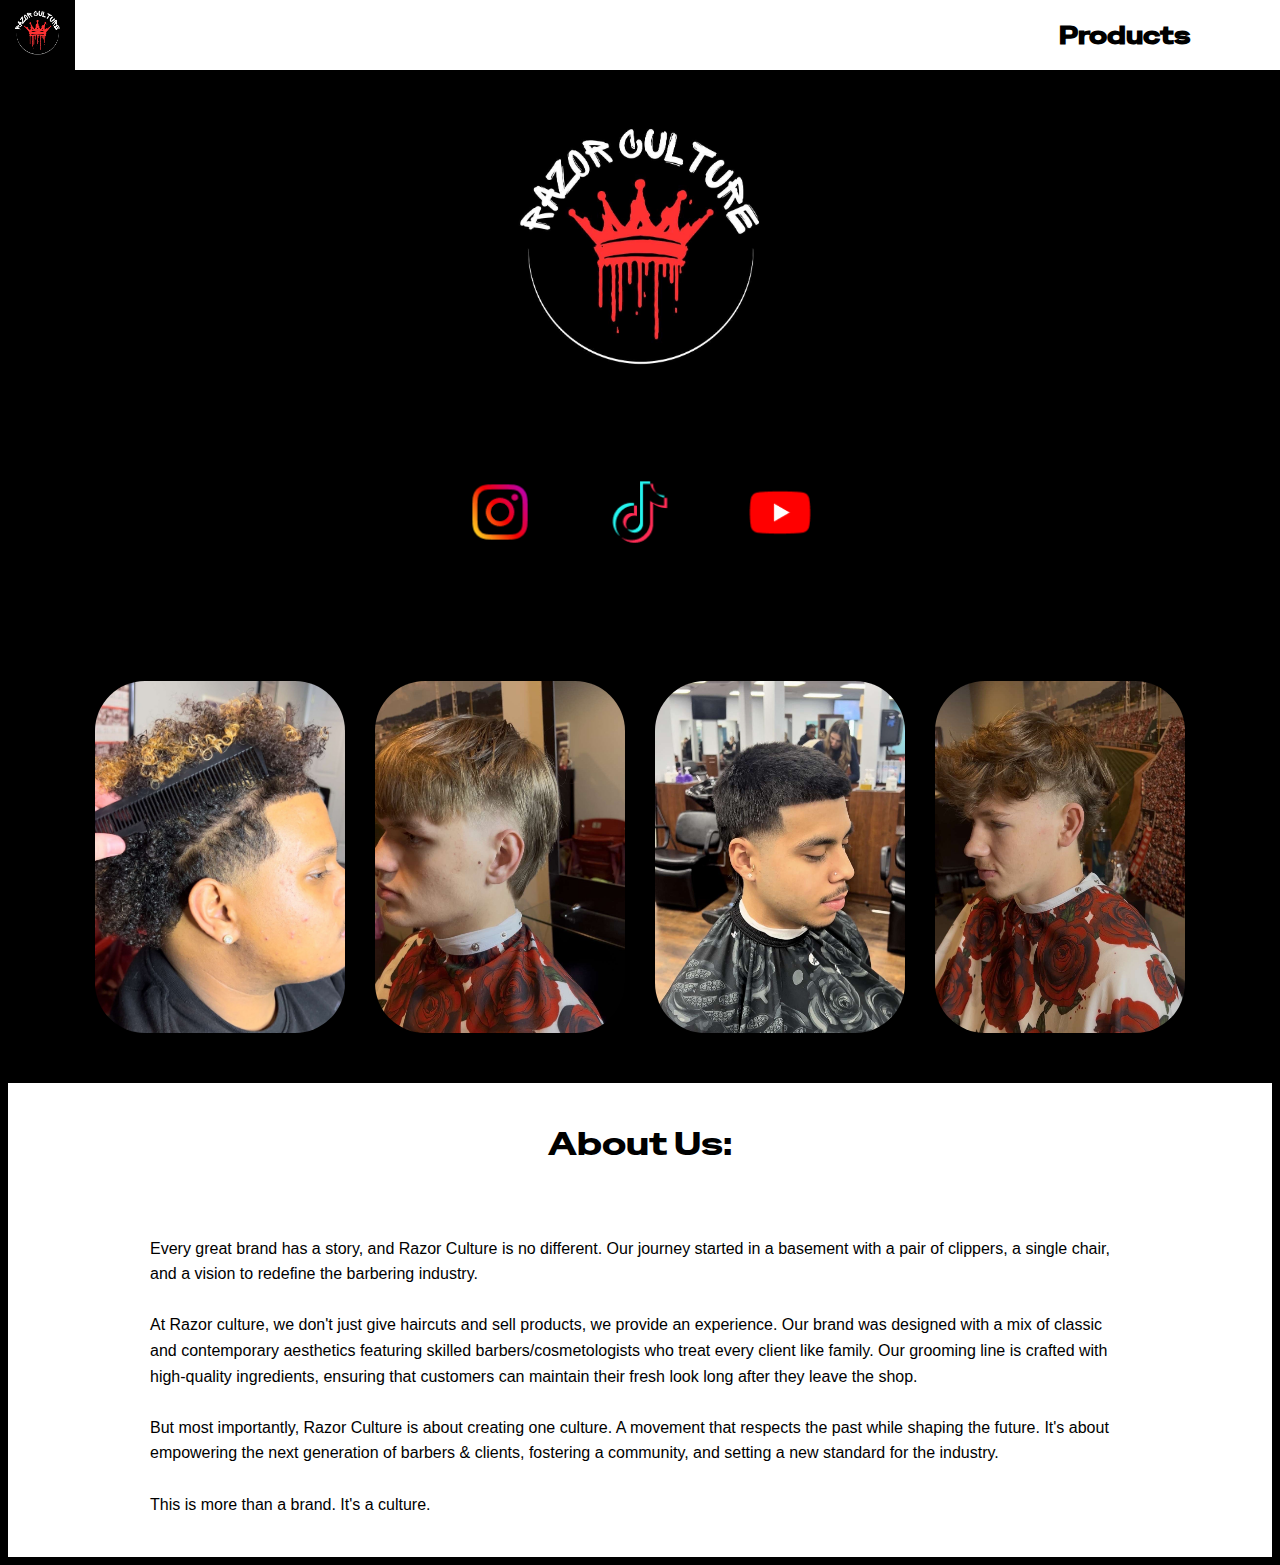
<file: index.html>
<!DOCTYPE html>
<html lang="en">
<head>
    <meta charset="UTF-8">
    <meta name="viewport" content="width=device-width, initial-scale=1.0">
    <title>Razor Culture</title>
    <link rel="stylesheet" href="home style.css">
    <link rel = icon type = 'image/JPG' href = 'pictures/favicon.jpeg'>
    <link href="https://fonts.googleapis.com/css2?family=Rubik+Wet+Paint&display=swap" rel="stylesheet">
    <link href="https://fonts.googleapis.com/css2?family=Special+Gothic+Expanded+One&display=swap" rel="stylesheet">
</head>

<body style="background-color: black;">

    <div class="top-bar">
        <a href='index.html'>
            <img class='home-link' src="pictures/logo.JPG">
        </a>
        <div class="nav-links">
            <a class='bar-link1' href='products.html'>Products</a>

        </div>
    </div>

    <img class = logo src = "pictures/logo.JPG">

    <div class = 'social-media'>
        <a href = 'https://www.instagram.com/razor_culture/?igsh=MW94NDNjd3djNTh0ag%3D%3D&utm_source=qr' target = "_blank">
            <img class = 'instagram' src = 'pictures/instagram.png'>
        </a>
        <a href = 'https://www.tiktok.com/@razor_culture?_t=ZP-8uLtOJky8ek&_r=1' target = "_blank">
            <img class = 'tiktok' src = 'pictures/tiktok.png'>
        </a>
        <a href = 'https://www.youtube.com/@razor_culture' target = "_blank">
            <img class = 'youtube' src = 'pictures/youtube.png'>
        </a>
    </div>

    <div class="excut-container">
        <img class="excut1" src="pictures/haircut1.JPG">
        <img class="excut2" src="pictures/haircut2.JPG">
        <img class="excut3" src="pictures/haircut3.JPG">
        <img class="excut4" src="pictures/haircut4.JPG">
    </div>

    <div class="about-area">
        <div class="about-content">
            <div class="abt-us-title">About Us:</div>
            <div class="abt-us-pg">
                <br><br>
                Every great brand has a story, and Razor Culture is no different. Our journey started in a basement with a pair of clippers, a single chair, and a vision to redefine the barbering industry.
                <br><br>
                At Razor culture, we don't just give haircuts and sell products, we provide an experience. Our brand was designed with a mix of classic and contemporary aesthetics featuring skilled barbers/cosmetologists who treat every client like family. Our grooming line is crafted with high-quality ingredients, ensuring that customers can maintain their fresh look long after they leave the shop.
                <br><br>
                But most importantly, Razor Culture is about creating one culture. A movement that respects the past while shaping the future. It's about empowering the next generation of barbers & clients, fostering a community, and setting a new standard for the industry.
                <br><br>
                This is more than a brand. It's a culture.
            </div>
        </div>
    </div>

</body>
</html>
</file>
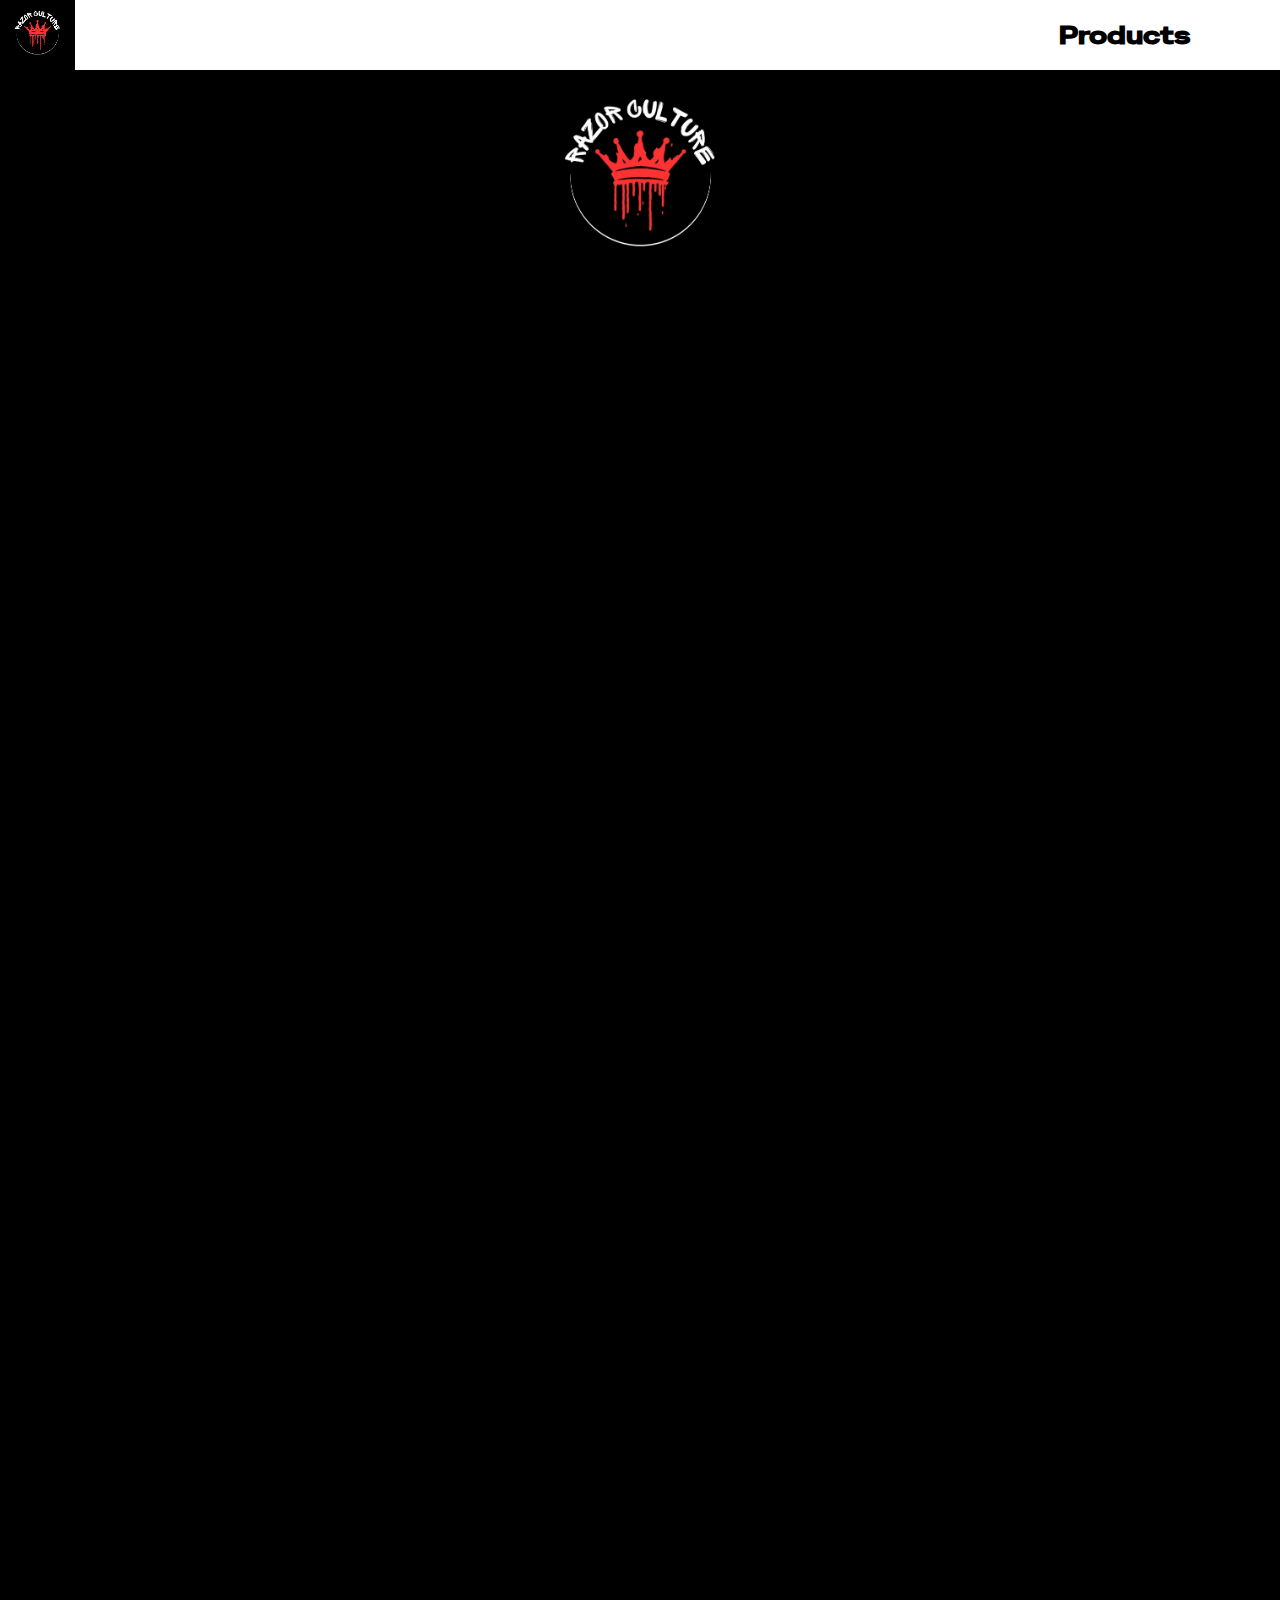
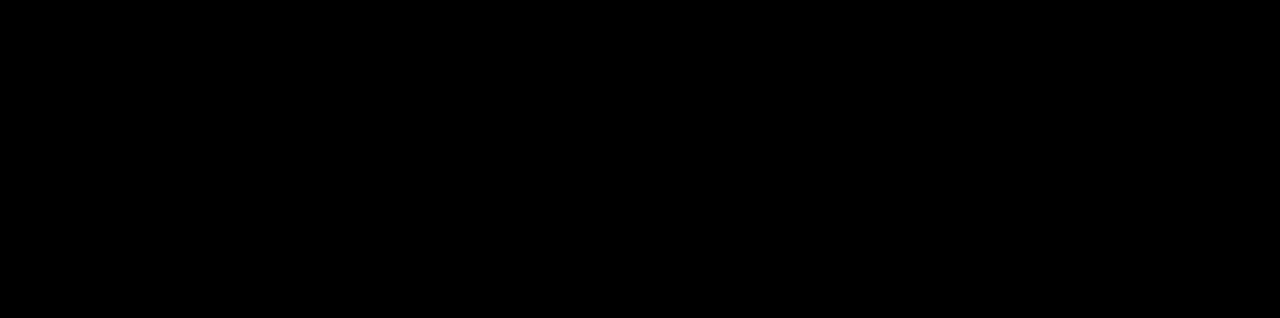
<file: adult haircut.html>
<!DOCTYPE html>
<html lang="en">
<head>
    <meta charset="UTF-8">
    <meta name="viewport" content="width=device-width, initial-scale=1.0">
    <title>Razor Culture</title>
    <link rel="stylesheet" href="adult haircut.css">
    <link rel = icon type = 'image/JPG' href = 'pictures/favicon.jpeg'>
    <link href="https://fonts.googleapis.com/css2?family=Rubik+Wet+Paint&display=swap" rel="stylesheet">
    <link href="https://fonts.googleapis.com/css2?family=Special+Gothic+Expanded+One&display=swap" rel="stylesheet">
</head>

<body style="background-color: black;">

    <div class="top-bar">
        <a href='index.html'>
            <img class='home-link' src="pictures/logo.JPG">
        </a>
        <div class="nav-links">
            <a class='bar-link1' href='products.html'>Products</a>

        </div>
    </div>

    <img class = logo src = "pictures/logo.JPG">

    <iframe class = booking src="https://razorculture-adulthaircut.youcanbook.me" style="border:0px #ffffff none;" name="myiFrame" scrolling="no" frameborder="1" marginheight="0px" marginwidth="0px" height="1100px" width="900px" allowfullscreen></iframe>

</body>
</html>
</file>
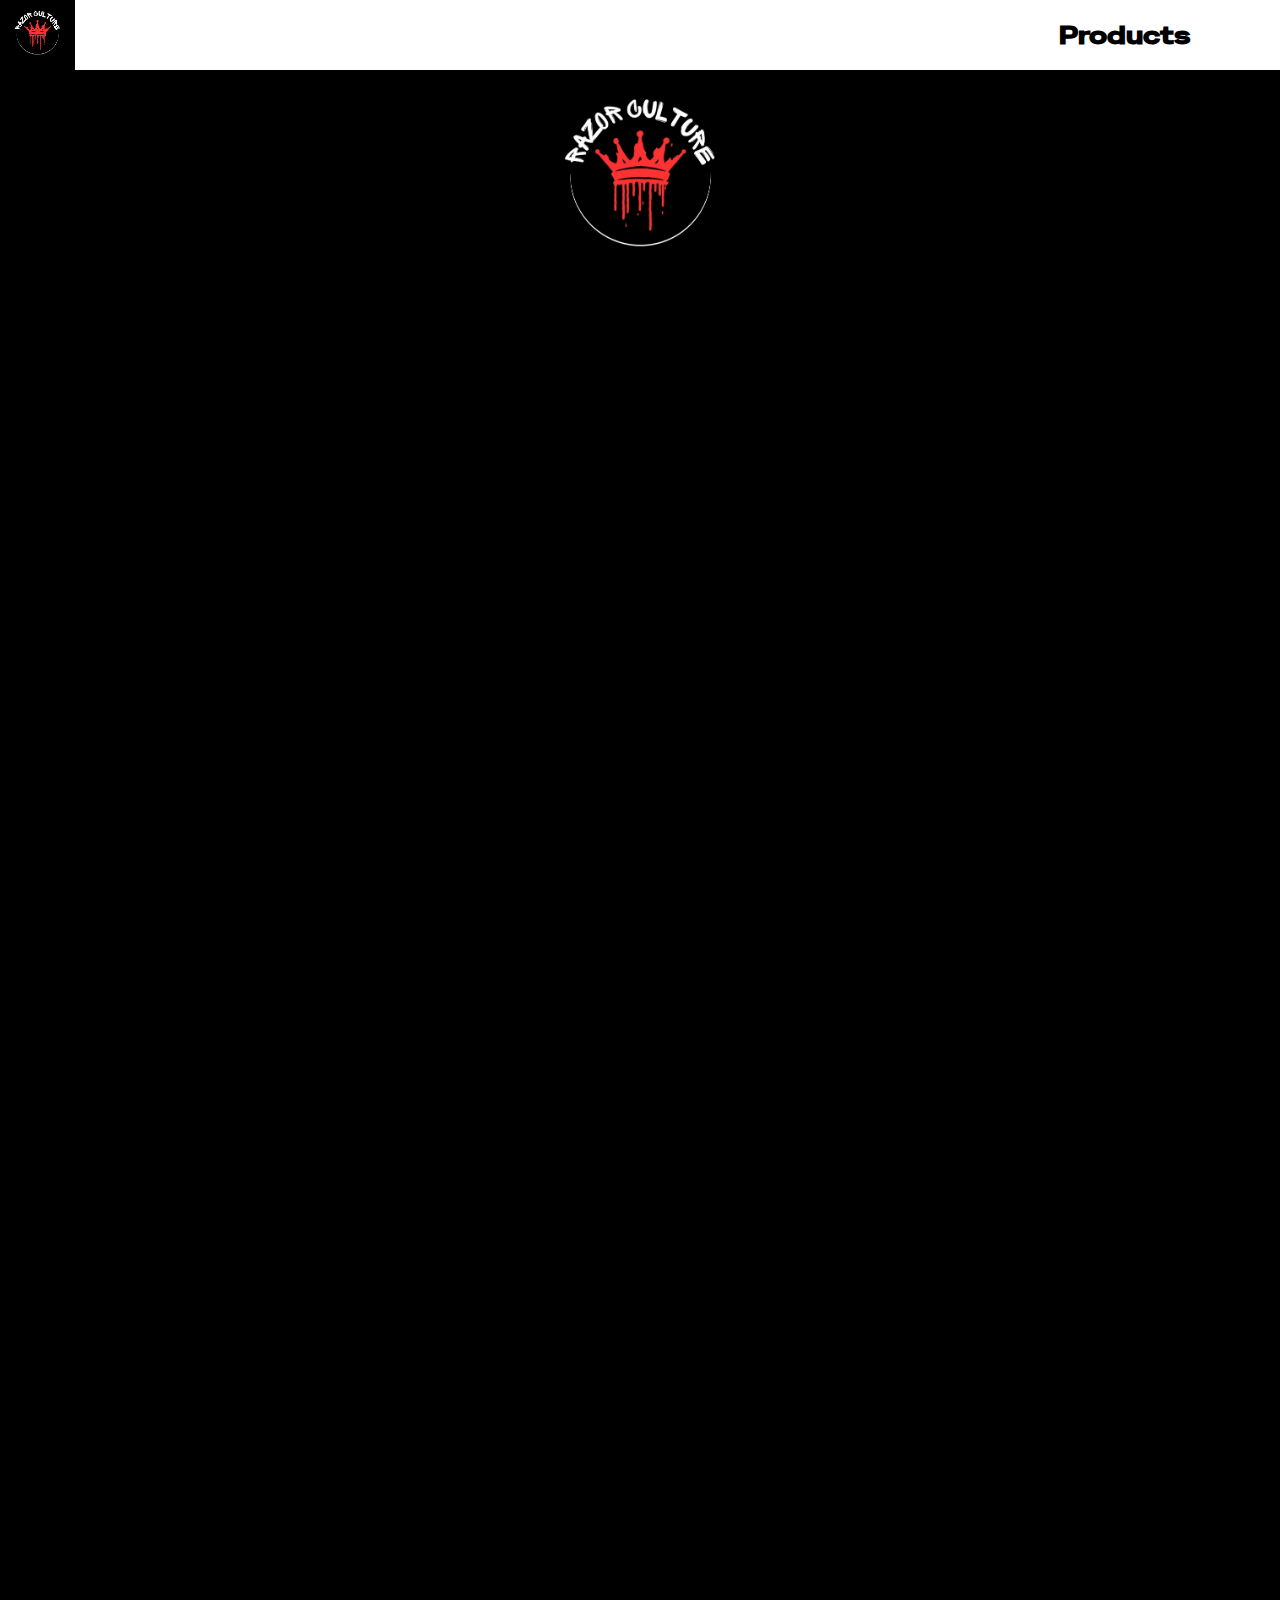
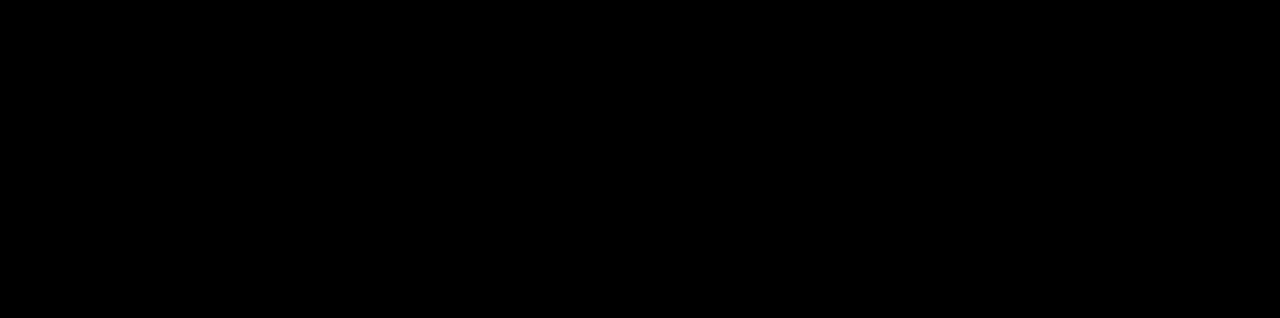
<file: child haircut.html>
<!DOCTYPE html>
<html lang="en">
<head>
    <meta charset="UTF-8">
    <meta name="viewport" content="width=device-width, initial-scale=1.0">
    <title>Razor Culture</title>
    <link rel="stylesheet" href="child haircut.css">
    <link rel = icon type = 'image/JPG' href = 'pictures/favicon.jpeg'>
    <link href="https://fonts.googleapis.com/css2?family=Rubik+Wet+Paint&display=swap" rel="stylesheet">
    <link href="https://fonts.googleapis.com/css2?family=Special+Gothic+Expanded+One&display=swap" rel="stylesheet">
</head>

<body style="background-color: black;">

    <div class="top-bar">
        <a href='index.html'>
            <img class='home-link' src="pictures/logo.JPG">
        </a>
        <div class="nav-links">
            <a class='bar-link1' href='products.html'>Products</a>

        </div>
    </div>

    <img class = logo src = "pictures/logo.JPG">

    <iframe class = booking src="https://razorculture-childhaircut.youcanbook.me" style="border:0px #ffffff none;" name="myiFrame" scrolling="no" frameborder="1" marginheight="0px" marginwidth="0px" height="400px" width="600px" allowfullscreen></iframe>

</body>
</html>
</file>
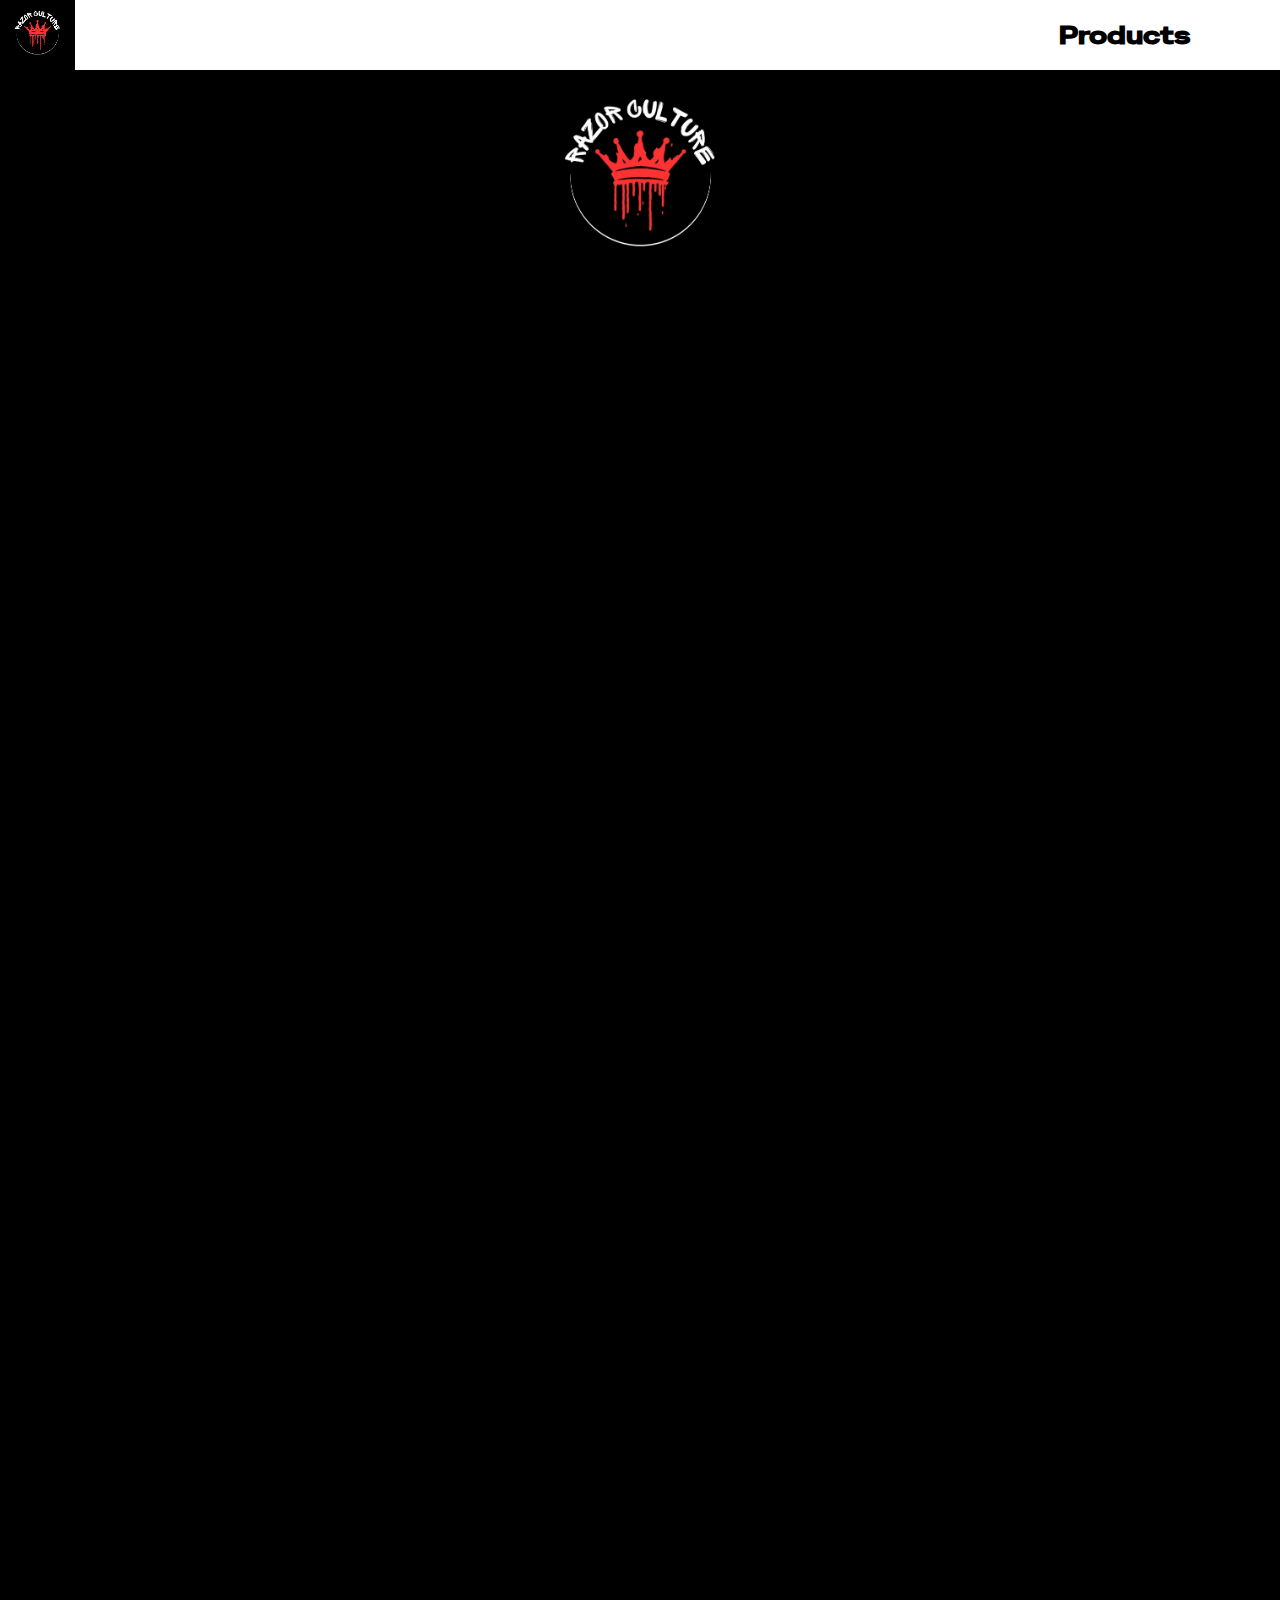
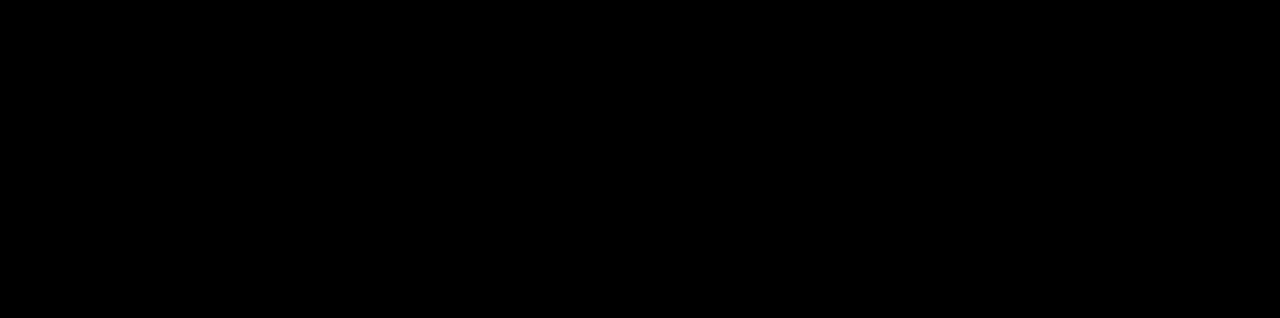
<file: haircut and beard.html>
<!DOCTYPE html>
<html lang="en">
<head>
    <meta charset="UTF-8">
    <meta name="viewport" content="width=device-width, initial-scale=1.0">
    <title>Razor Culture</title>
    <link rel="stylesheet" href="haircut and beard.css">
    <link rel = icon type = 'image/JPG' href = 'pictures/favicon.jpeg'>
    <link href="https://fonts.googleapis.com/css2?family=Rubik+Wet+Paint&display=swap" rel="stylesheet">
    <link href="https://fonts.googleapis.com/css2?family=Special+Gothic+Expanded+One&display=swap" rel="stylesheet">
</head>

<body style="background-color: black;">

    <div class="top-bar">
        <a href='index.html'>
            <img class='home-link' src="pictures/logo.JPG">
        </a>
        <div class="nav-links">
            <a class='bar-link1' href='products.html'>Products</a>

        </div>
    </div>

    <img class = logo src = "pictures/logo.JPG">

    <iframe class = booking src="https://razorculture-haircutandbeard.youcanbook.me" style="border:0px #ffffff none;" name="myiFrame" scrolling="no" frameborder="1" marginheight="0px" marginwidth="0px" height="400px" width="600px" allowfullscreen></iframe>

</body>
</html>
</file>
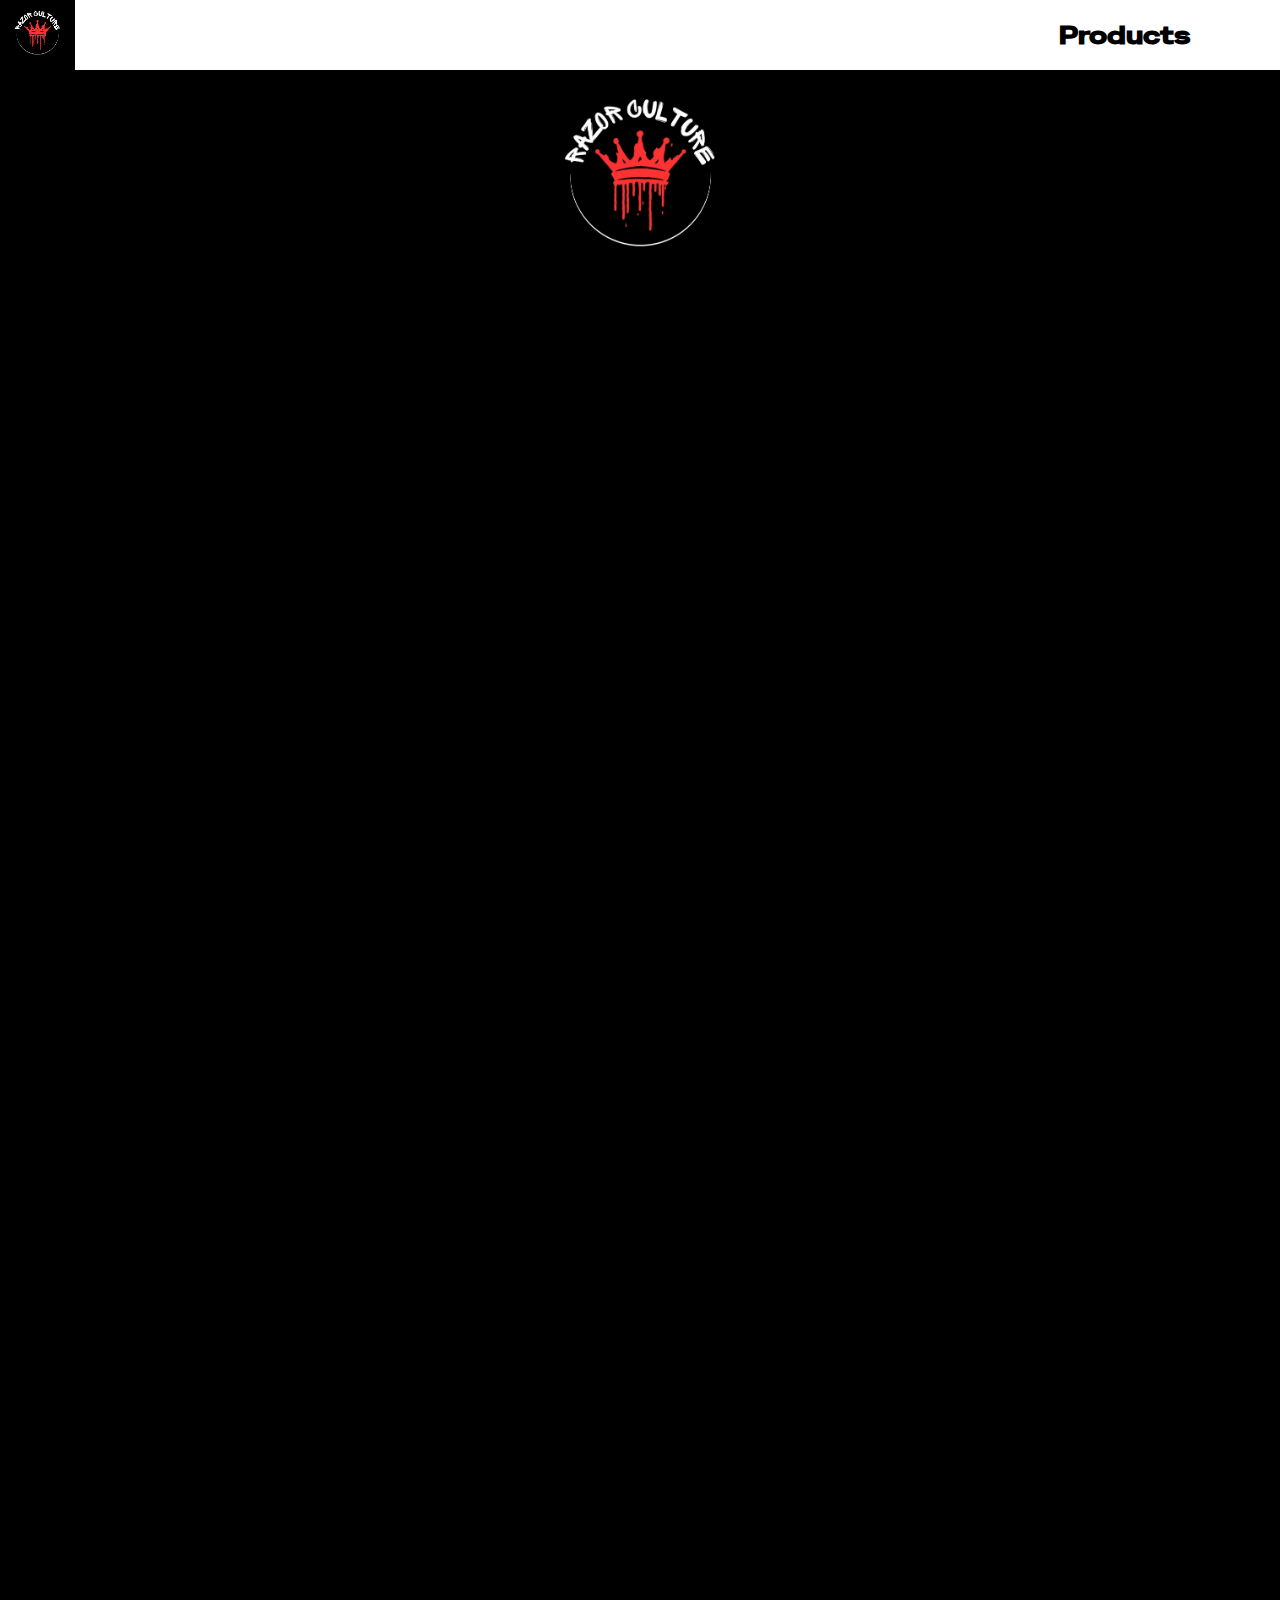
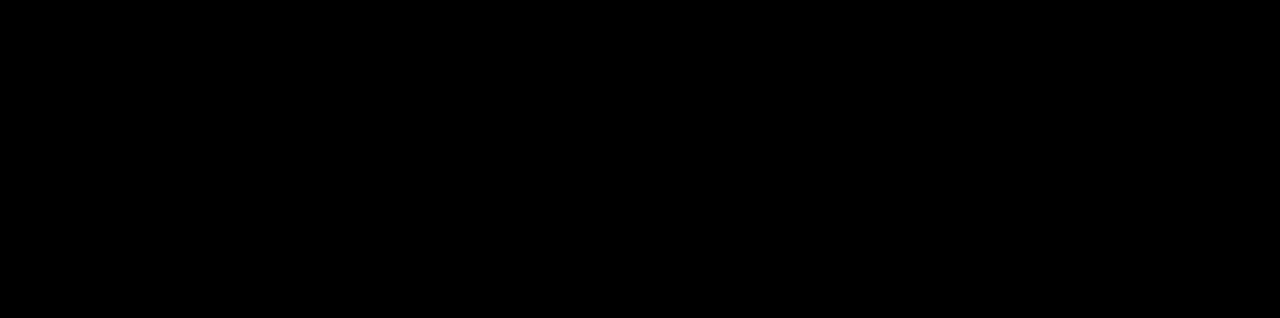
<file: haircut and facial.html>
<!DOCTYPE html>
<html lang="en">
<head>
    <meta charset="UTF-8">
    <meta name="viewport" content="width=device-width, initial-scale=1.0">
    <title>Razor Culture</title>
    <link rel="stylesheet" href="haircut and facial.css">
    <link rel = icon type = 'image/JPG' href = 'pictures/favicon.jpeg'>
    <link href="https://fonts.googleapis.com/css2?family=Rubik+Wet+Paint&display=swap" rel="stylesheet">
    <link href="https://fonts.googleapis.com/css2?family=Special+Gothic+Expanded+One&display=swap" rel="stylesheet">
</head>

<body style="background-color: black;">

    <div class="top-bar">
        <a href='index.html'>
            <img class='home-link' src="pictures/logo.JPG">
        </a>
        <div class="nav-links">
            <a class='bar-link1' href='products.html'>Products</a>

        </div>
    </div>

    <img class = logo src = "pictures/logo.JPG">

    <iframe class = booking src="https://razorculture-haircutandfacial.youcanbook.me" style="border:0px #ffffff none;" name="myiFrame" scrolling="no" frameborder="1" marginheight="0px" marginwidth="0px" height="400px" width="600px" allowfullscreen></iframe>

</body>
</html>
</file>
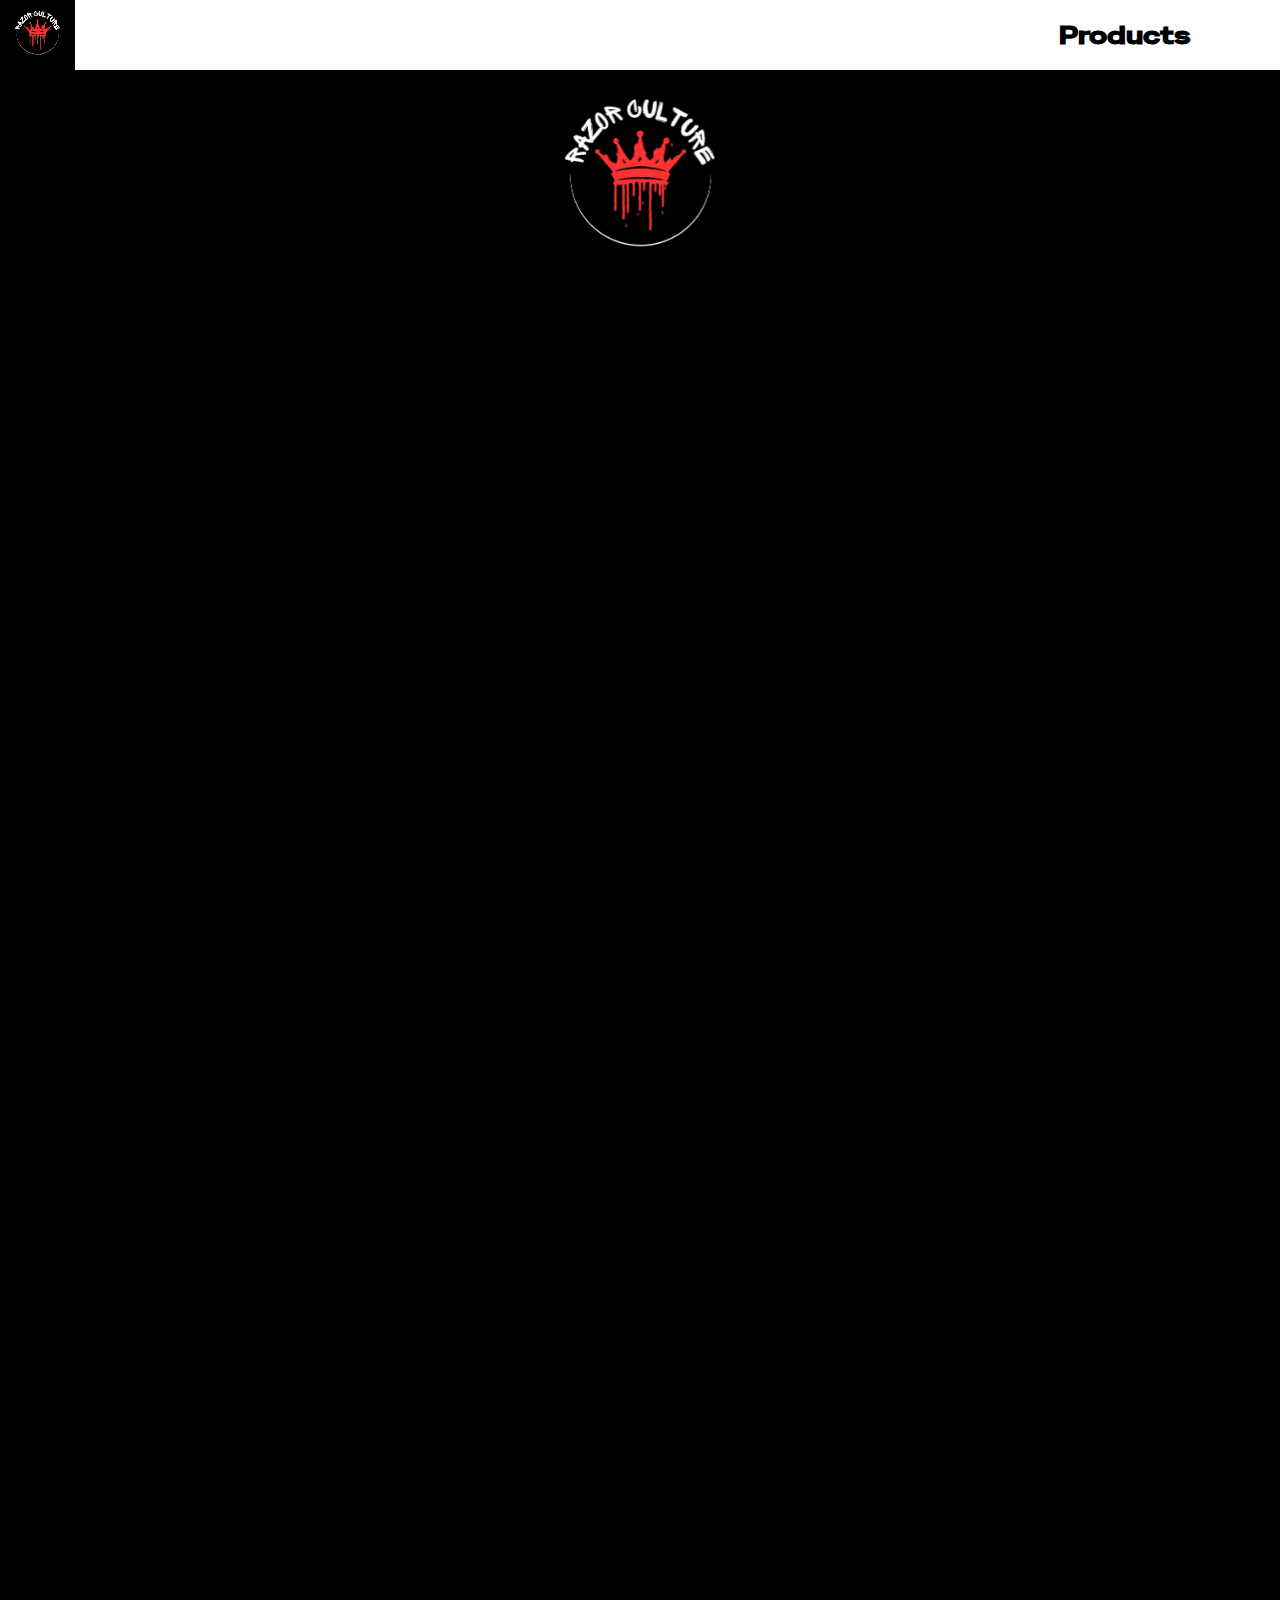
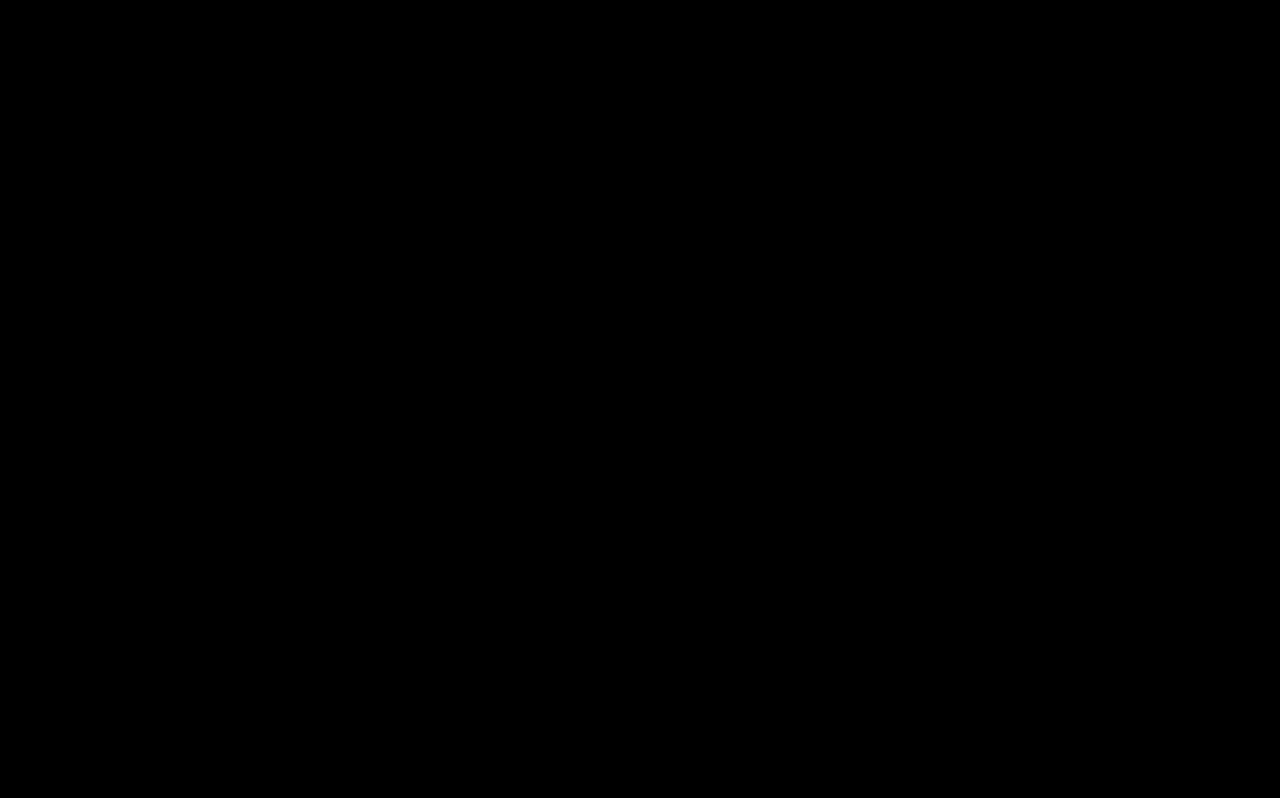
<file: product1 purchase.html>
<!DOCTYPE html>
<html lang="en">
<head>
    <meta charset="UTF-8">
    <meta name="viewport" content="width=device-width, initial-scale=1.0">
    <title>Rose Aftershave Purchase</title>
    <link rel = 'stylesheet' href = 'product1 purchase.css'>
    <link rel = icon type = 'image/JPG' href = 'pictures/favicon.jpeg'>
    <link href="https://fonts.googleapis.com/css2?family=Rubik+Wet+Paint&display=swap" rel="stylesheet">
    <link href="https://fonts.googleapis.com/css2?family=Special+Gothic+Expanded+One&display=swap" rel="stylesheet">
</head>

<body style="background-color: black;">

    <div class="top-bar">
        <a href='index.html'>
            <img class='home-link' src="pictures/logo.JPG">
        </a>
        <div class="nav-links">
            <a class='bar-link1' href='products.html'>Products</a>

        </div>
    </div>

    <img class = "logo" src = "pictures/logo.JPG">

    <iframe class = purchase src="https://square.link/u/74t6Pa9M" style="border:0px #ffffff none;" name="myiFrame" scrolling="no" frameborder="1" marginheight="0px" marginwidth="0px" allowfullscreen></iframe>

</body>
</html>
</file>
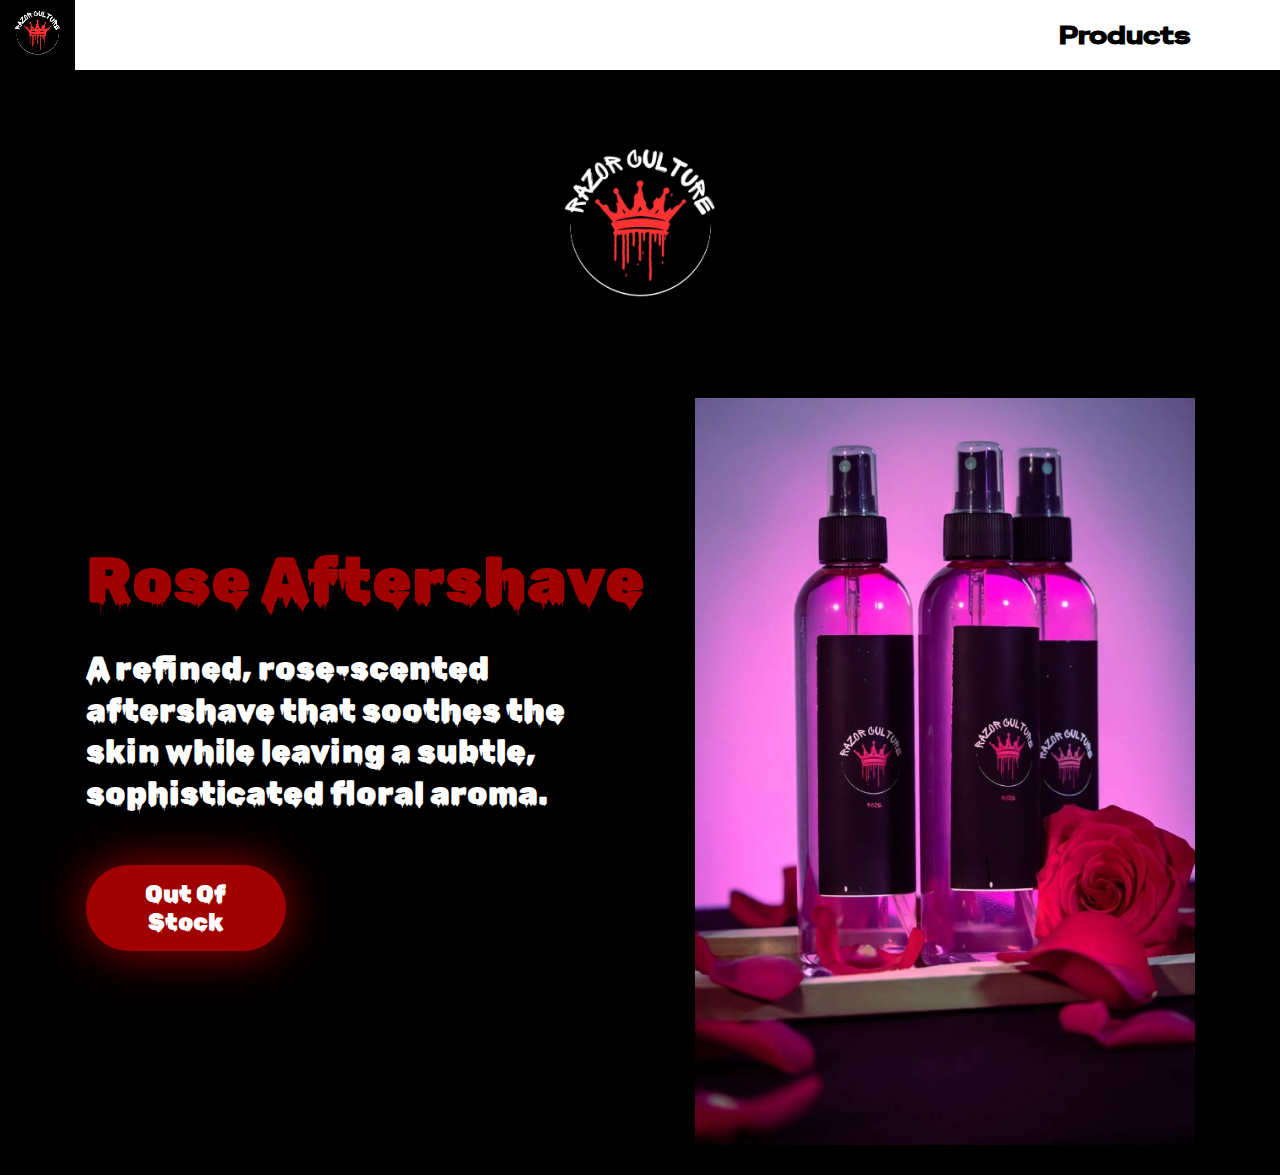
<file: product1.html>
<!DOCTYPE html>
<html lang="en">
<head>
    <meta charset="UTF-8">
    <meta name="viewport" content="width=device-width, initial-scale=1.0">
    <title>Rose Aftershave</title>
    <link rel = 'stylesheet' href = 'product1.css'>
    <link rel = icon type = 'image/JPG' href = 'pictures/favicon.jpeg'>
    <link href="https://fonts.googleapis.com/css2?family=Rubik+Wet+Paint&display=swap" rel="stylesheet">
    <link href="https://fonts.googleapis.com/css2?family=Special+Gothic+Expanded+One&display=swap" rel="stylesheet">
</head>

<body style="background-color: black;">

    <div class="top-bar">
        <a href='index.html'>
            <img class='home-link' src="pictures/logo.JPG">
        </a>
        <div class="nav-links">
            <a class='bar-link1' href='products.html'>Products</a>

        </div>
    </div>

    <img class = "logo" src = "pictures/logo.JPG">

    <div class="product-container">
        <div class="product-text-container">
            <div class="product-name">Rose Aftershave</div>
            <div class="product-description">
                A refined, rose-scented aftershave that soothes the skin while leaving a subtle, sophisticated floral aroma.
            </div>
            <!-- <a href = 'product1 purchase.html'> -->
                <button class="buy-now-btn">Out Of Stock</button>
            </a>
        </div>
        <img class='product-img' src='pictures/product1.jpeg'>
    </div>
    
</body>
</html>
</file>
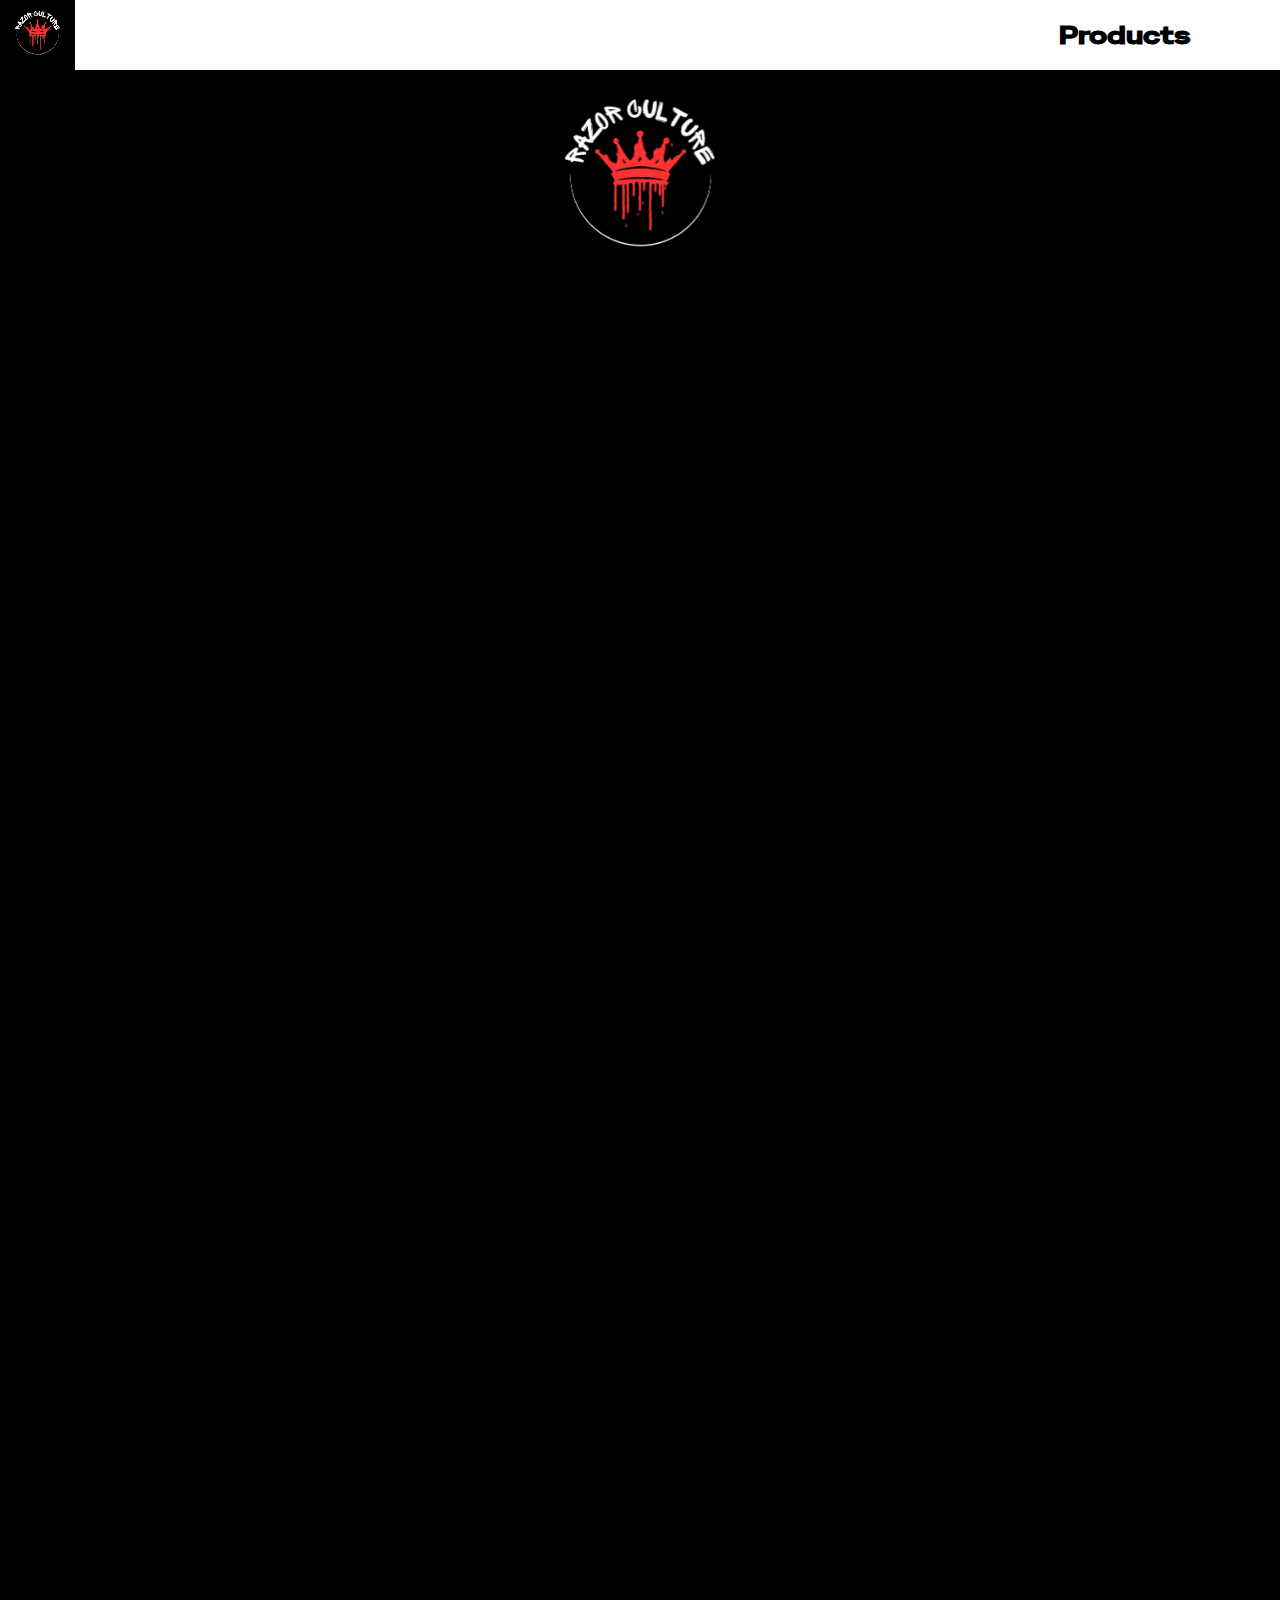
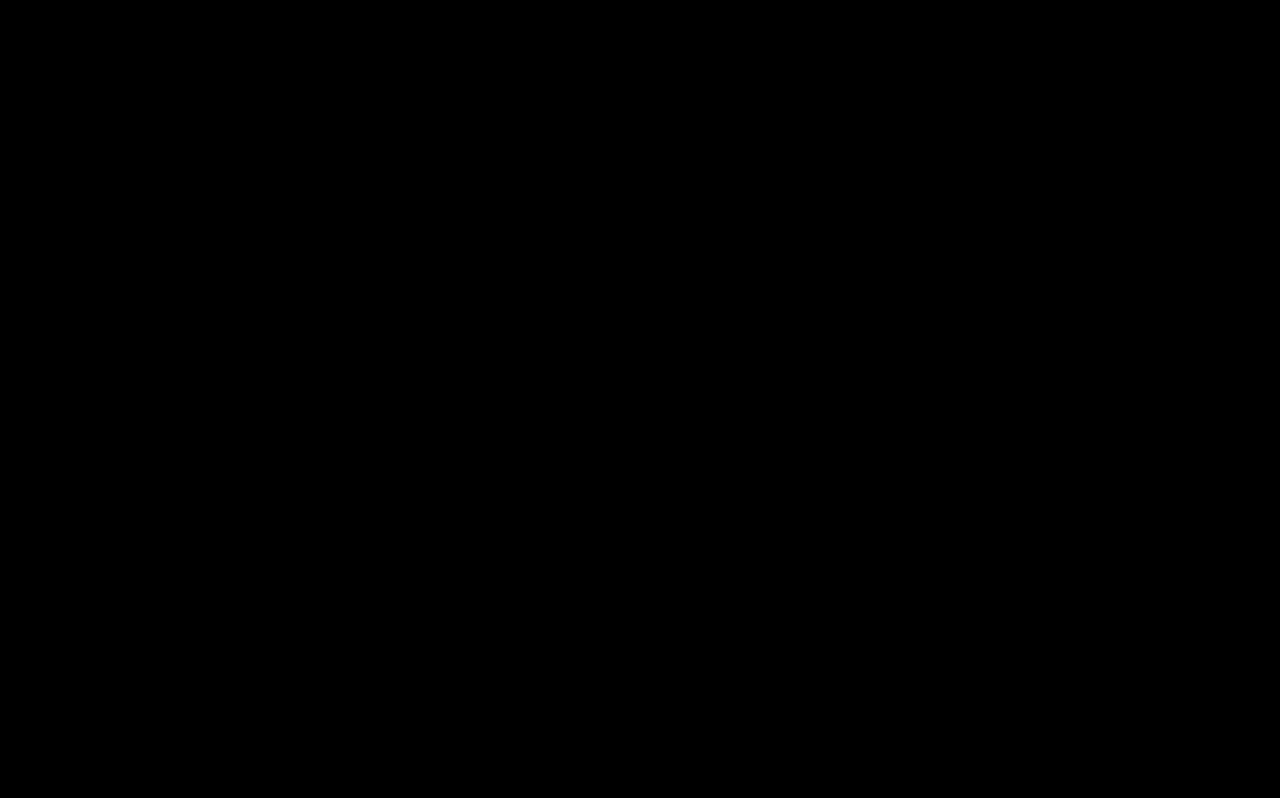
<file: product2 purchase.html>
<!DOCTYPE html>
<html lang="en">
<head>
    <meta charset="UTF-8">
    <meta name="viewport" content="width=device-width, initial-scale=1.0">
    <title>Beach Mist Aftershave Purchase</title>
    <link rel = 'stylesheet' href = 'product2 purchase.css'>
    <link rel = icon type = 'image/JPG' href = 'pictures/favicon.jpeg'>
    <link href="https://fonts.googleapis.com/css2?family=Rubik+Wet+Paint&display=swap" rel="stylesheet">
    <link href="https://fonts.googleapis.com/css2?family=Special+Gothic+Expanded+One&display=swap" rel="stylesheet">
</head>

<body style="background-color: black;">

    <div class="top-bar">
        <a href='index.html'>
            <img class='home-link' src="pictures/logo.JPG">
        </a>
        <div class="nav-links">
            <a class='bar-link1' href='products.html'>Products</a>

        </div>
    </div>

    <img class = "logo" src = "pictures/logo.JPG">

    <iframe class = purchase src="https://square.link/u/XTixdIhJ" style="border:0px #ffffff none;" name="myiFrame" scrolling="no" frameborder="1" marginheight="0px" marginwidth="0px" allowfullscreen></iframe>

</body>
</html>
</file>
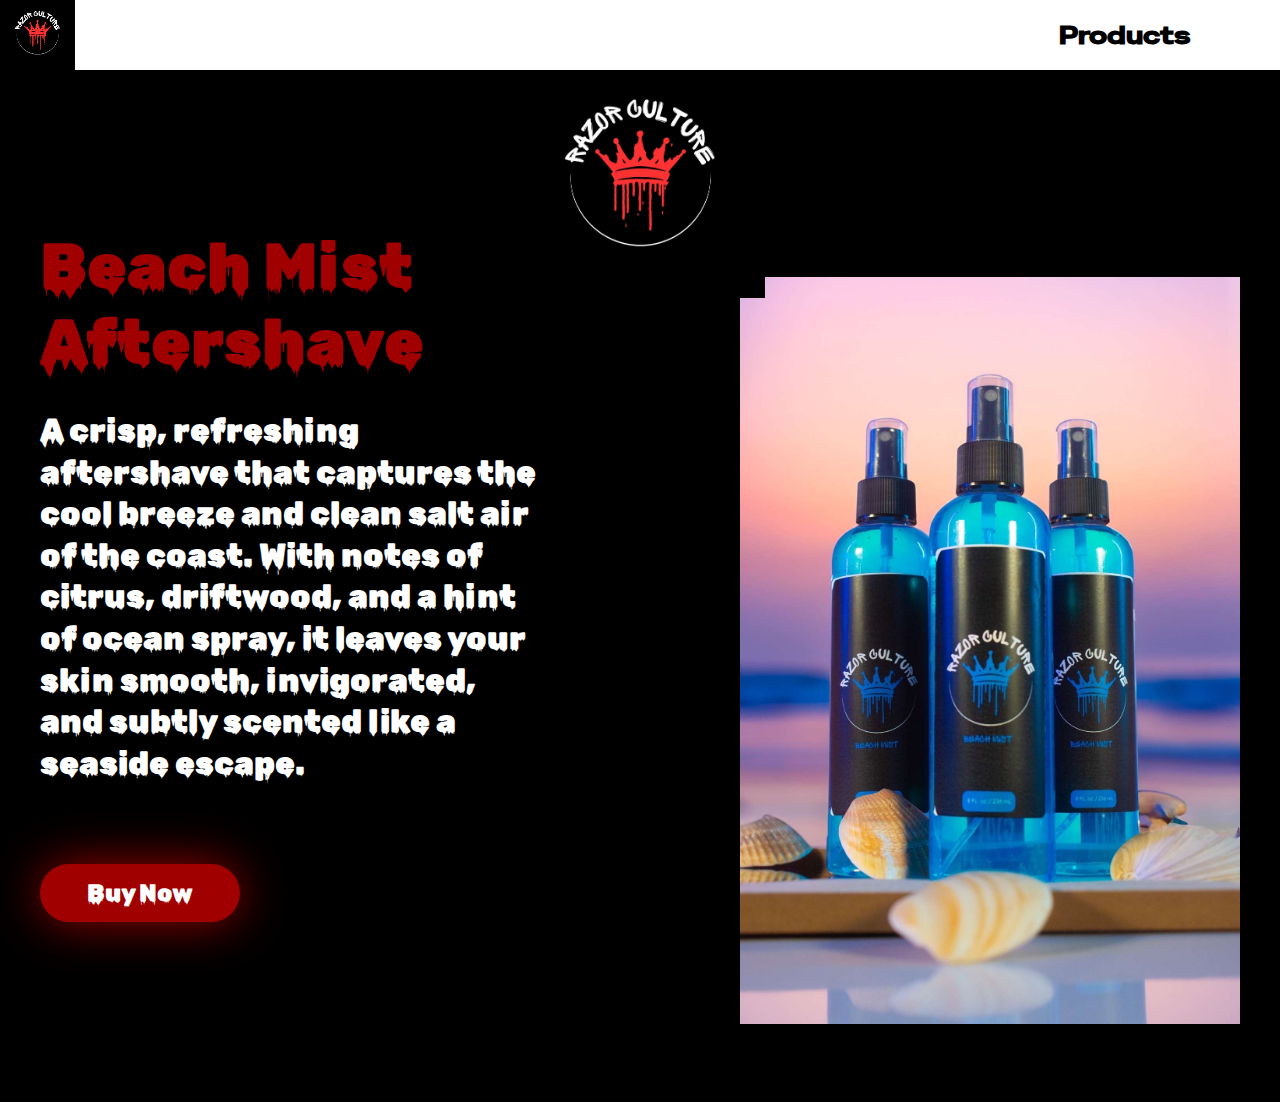
<file: product2.html>
<!DOCTYPE html>
<html lang="en">
<head>
    <meta charset="UTF-8">
    <meta name="viewport" content="width=device-width, initial-scale=1.0">
    <title>Beach Mist Aftershave</title>
    <link rel = 'stylesheet' href = 'product2.css'>
    <link rel = icon type = 'image/JPG' href = 'pictures/favicon.jpeg'>
    <link href="https://fonts.googleapis.com/css2?family=Rubik+Wet+Paint&display=swap" rel="stylesheet">
    <link href="https://fonts.googleapis.com/css2?family=Special+Gothic+Expanded+One&display=swap" rel="stylesheet">
</head>

<body style="background-color: black;">

    <div class="top-bar">
        <a href='index.html'>
            <img class='home-link' src="pictures/logo.JPG">
        </a>
        <div class="nav-links">
            <a class='bar-link1' href='products.html'>Products</a>

        </div>
    </div>

    <img class = "logo" src = "pictures/logo.JPG">

    <div class="product-container">
        <div class="product-text-container">
            <div class="product-name">Beach Mist<br>Aftershave</div>
            <div class="product-description">
                A crisp, refreshing aftershave that captures the cool breeze and clean salt air of the coast. With notes of citrus, driftwood, and a hint of ocean spray, it leaves your skin smooth, invigorated, and subtly scented like a seaside escape.
            </div>
            <a href = 'product2 purchase.html'>
                <button class="buy-now-btn">Buy Now</button>
            </a>
        </div>
        <img class='product-img' src='pictures/product2.jpeg'>
    </div>
    
</body>
</html>
</file>
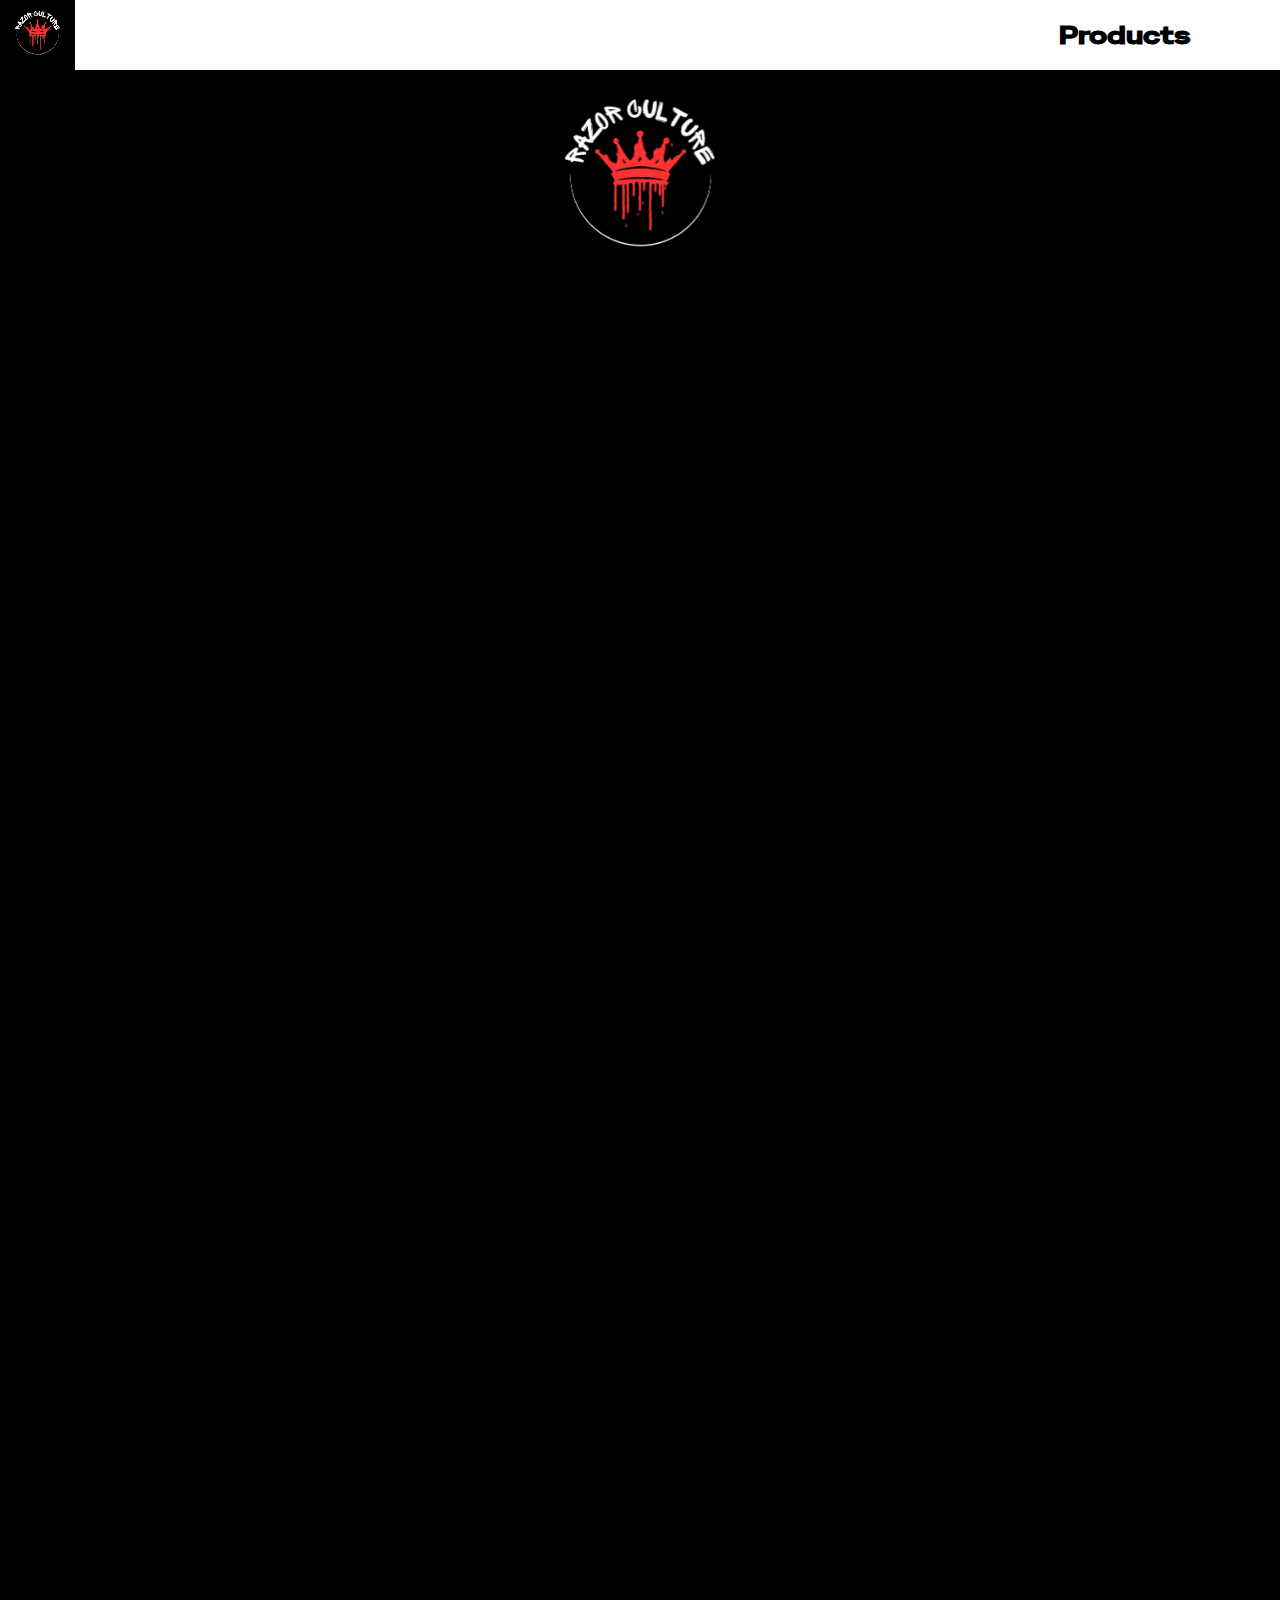
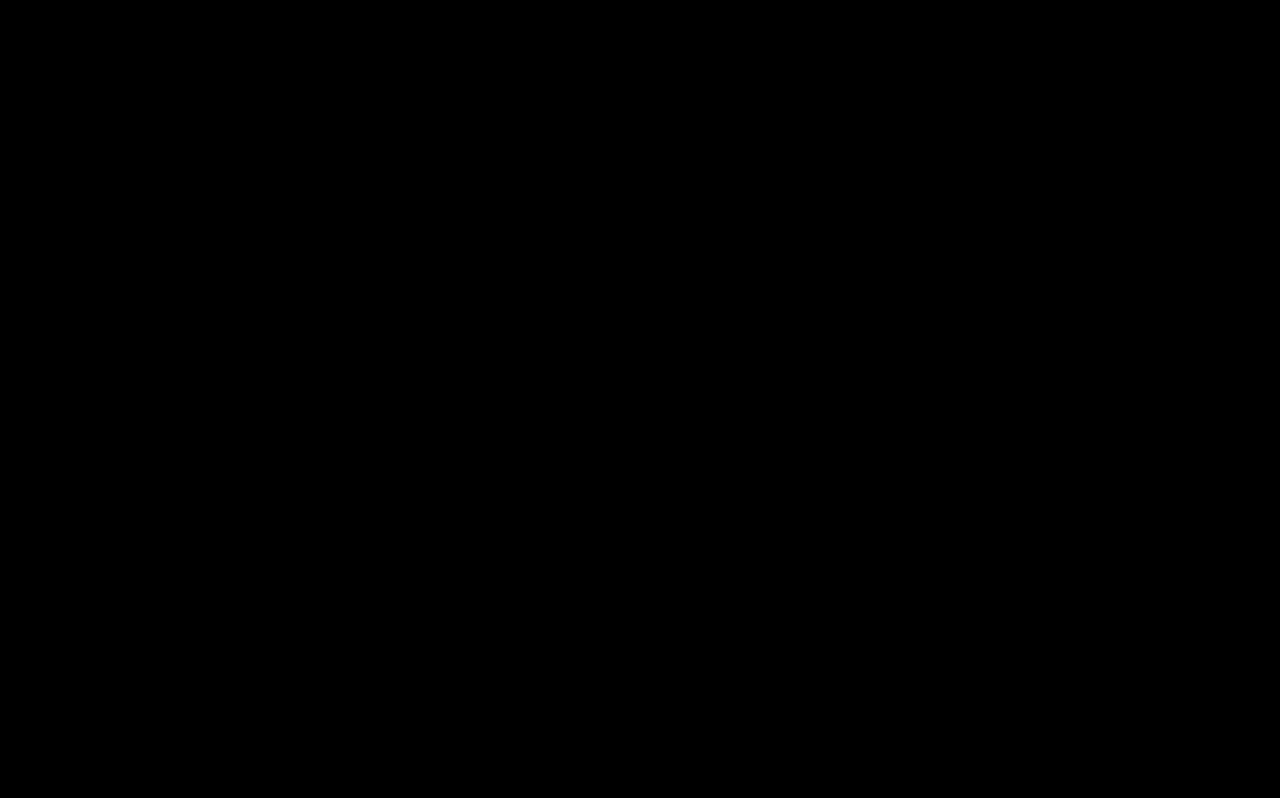
<file: product3 purchase.html>
<!DOCTYPE html>
<html lang="en">
<head>
    <meta charset="UTF-8">
    <meta name="viewport" content="width=device-width, initial-scale=1.0">
    <title>Le Male Aftershave Purchase</title>
    <link rel = 'stylesheet' href = 'product3 purchase.css'>
    <link rel = icon type = 'image/JPG' href = 'pictures/favicon.jpeg'>
    <link href="https://fonts.googleapis.com/css2?family=Rubik+Wet+Paint&display=swap" rel="stylesheet">
    <link href="https://fonts.googleapis.com/css2?family=Special+Gothic+Expanded+One&display=swap" rel="stylesheet">
</head>

<body style="background-color: black;">

    <div class="top-bar">
        <a href='index.html'>
            <img class='home-link' src="pictures/logo.JPG">
        </a>
        <div class="nav-links">
            <a class='bar-link1' href='products.html'>Products</a>

        </div>
    </div>

    <img class = "logo" src = "pictures/logo.JPG">

    <iframe class = purchase src="https://square.link/u/8eCNQeVu" style="border:0px #ffffff none;" name="myiFrame" scrolling="no" frameborder="1" marginheight="0px" marginwidth="0px" height="400px" width="600px" allowfullscreen></iframe>

</body>
</html>
</file>
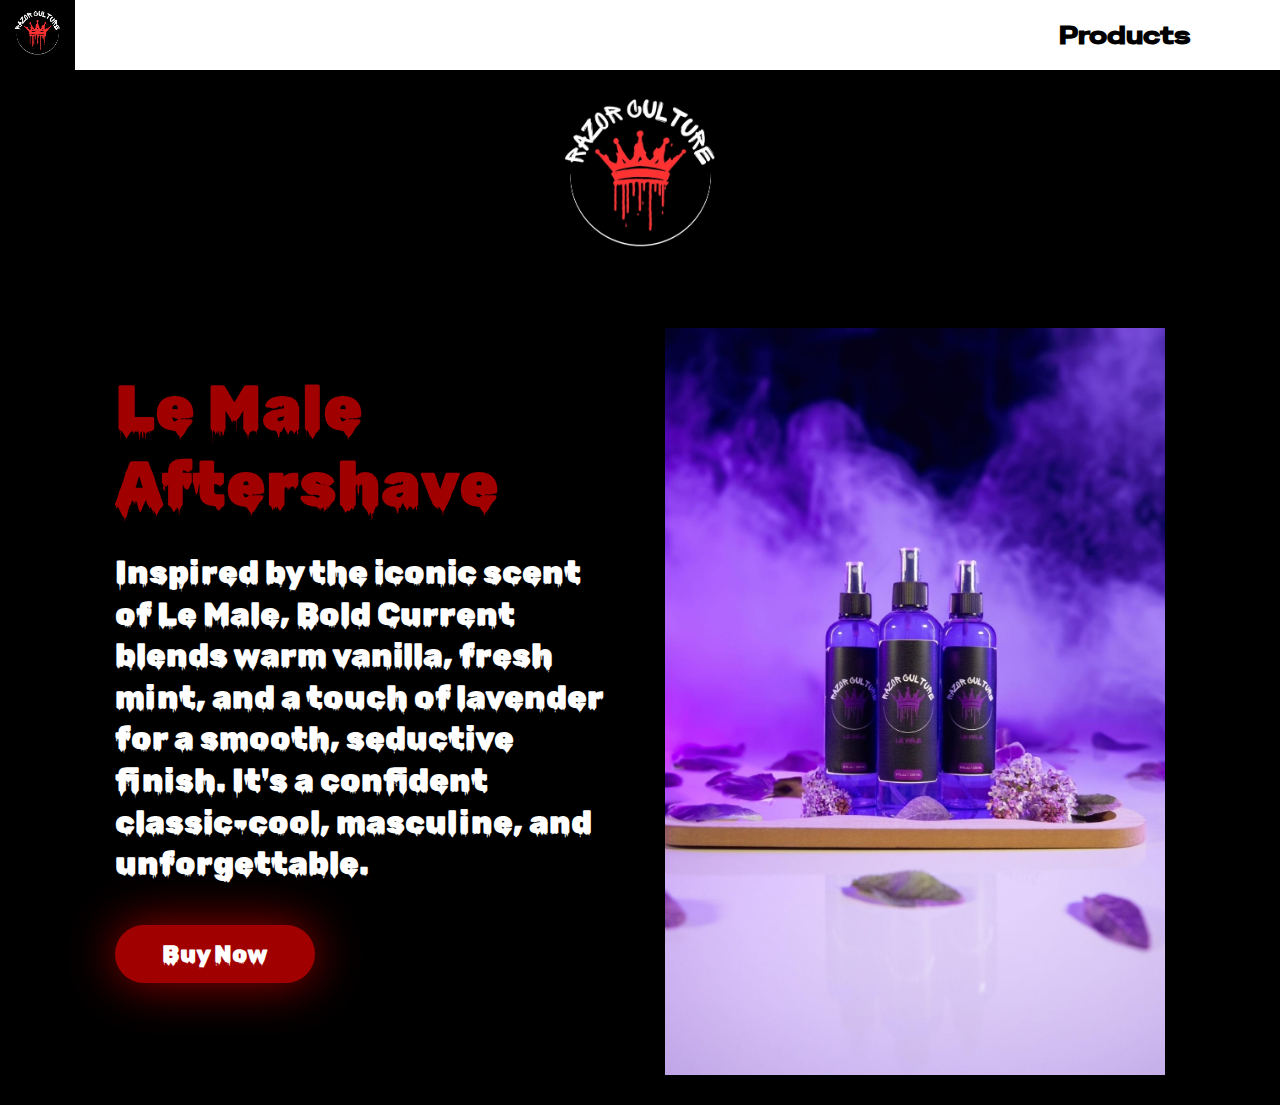
<file: product3.html>
<!DOCTYPE html>
<html lang="en">
<head>
    <meta charset="UTF-8">
    <meta name="viewport" content="width=device-width, initial-scale=1.0">
    <title>Le Male Aftershave</title>
    <link rel = 'stylesheet' href = 'product3.css'>
    <link rel = icon type = 'image/JPG' href = 'pictures/favicon.jpeg'>
    <link href="https://fonts.googleapis.com/css2?family=Rubik+Wet+Paint&display=swap" rel="stylesheet">
    <link href="https://fonts.googleapis.com/css2?family=Special+Gothic+Expanded+One&display=swap" rel="stylesheet">
</head>

<body style="background-color: black;">

    <div class="top-bar">
        <a href='index.html'>
            <img class='home-link' src="pictures/logo.JPG">
        </a>
        <div class="nav-links">
            <a class='bar-link1' href='products.html'>Products</a>

        </div>
    </div>

    <img class = "logo" src = "pictures/logo.JPG">

    <div class="product-container">
        <div class="product-text-container">
            <div class="product-name">Le Male<br>Aftershave</div>
            <div class="product-description">
                Inspired by the iconic scent of Le Male, Bold Current blends warm vanilla, fresh mint, and a touch of lavender for a smooth, seductive finish. It's a confident classic-cool, masculine, and unforgettable.
            </div>
            <a href = 'product3 purchase.html'>
                <button class="buy-now-btn">Buy Now</button>
            </a>
        </div>
        <img class='product-img' src='pictures/product3.jpeg'>
    </div>
    
</body>
</html>
</file>
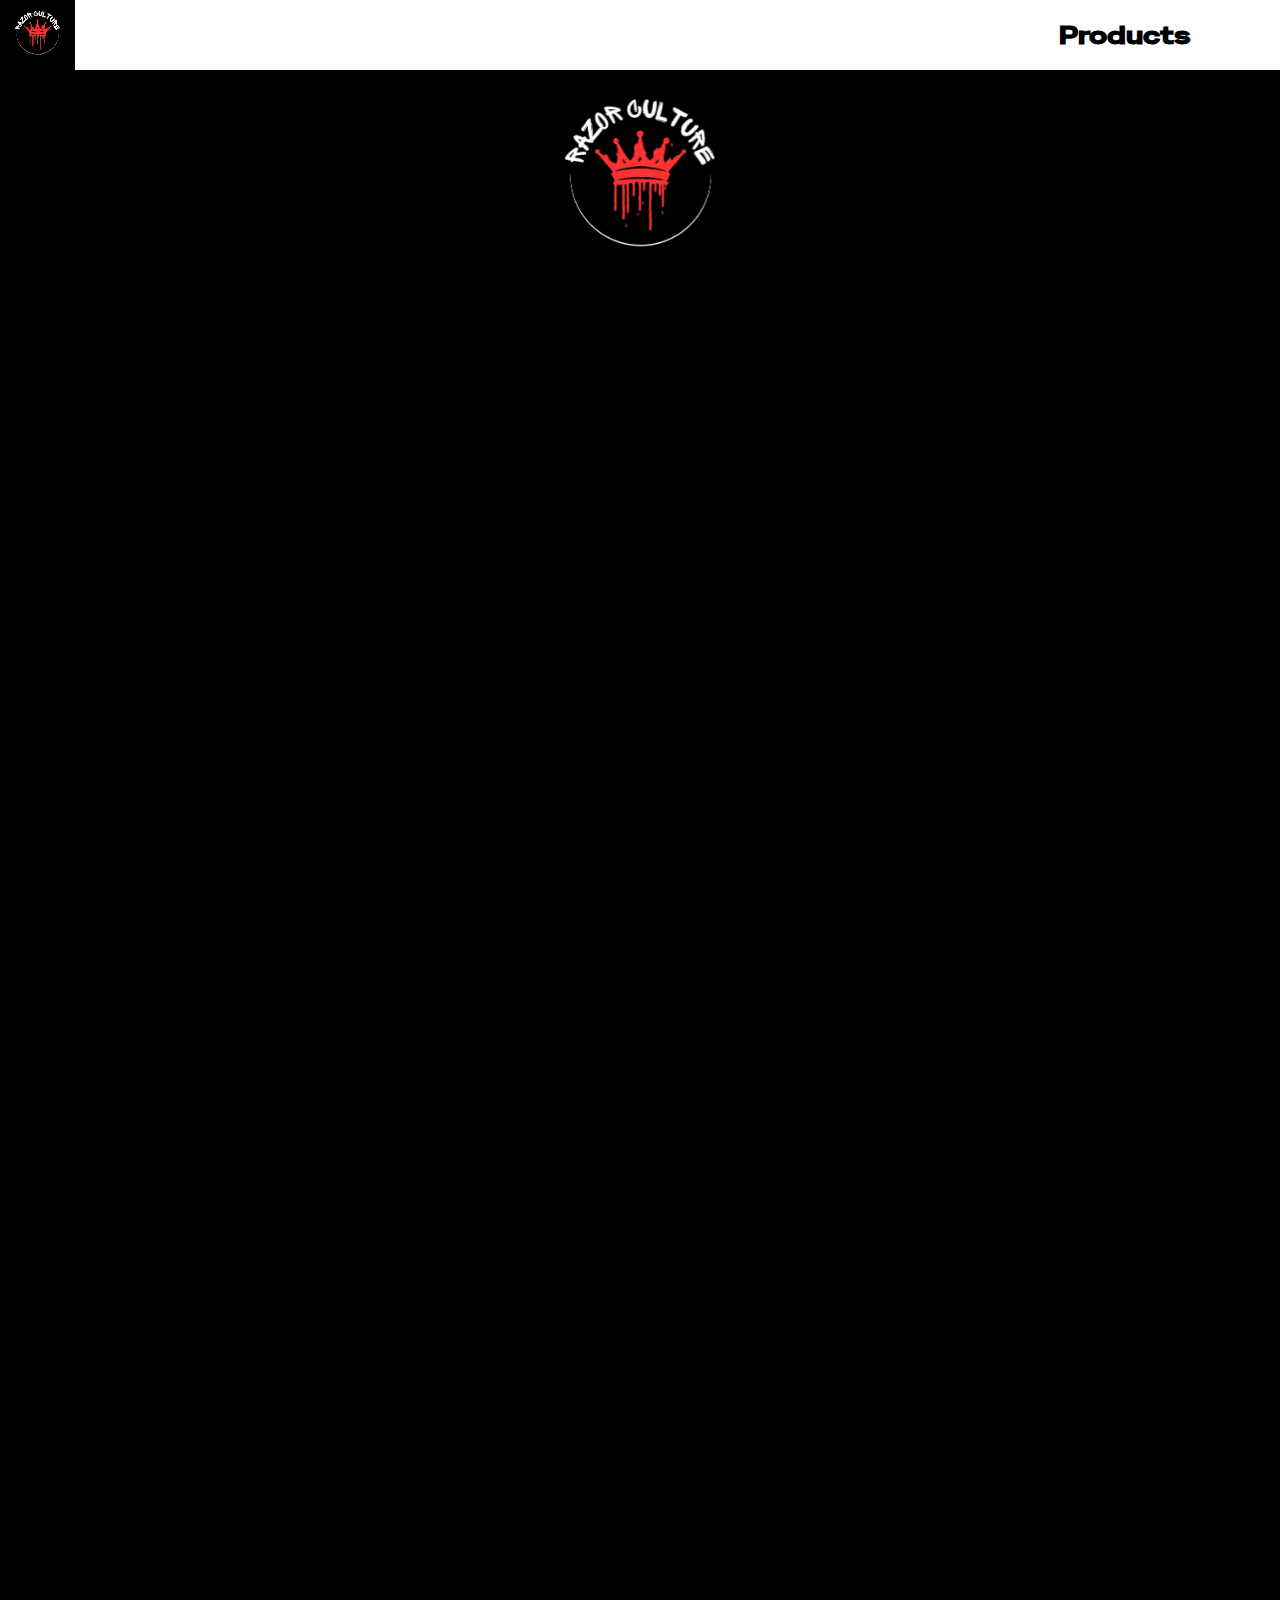
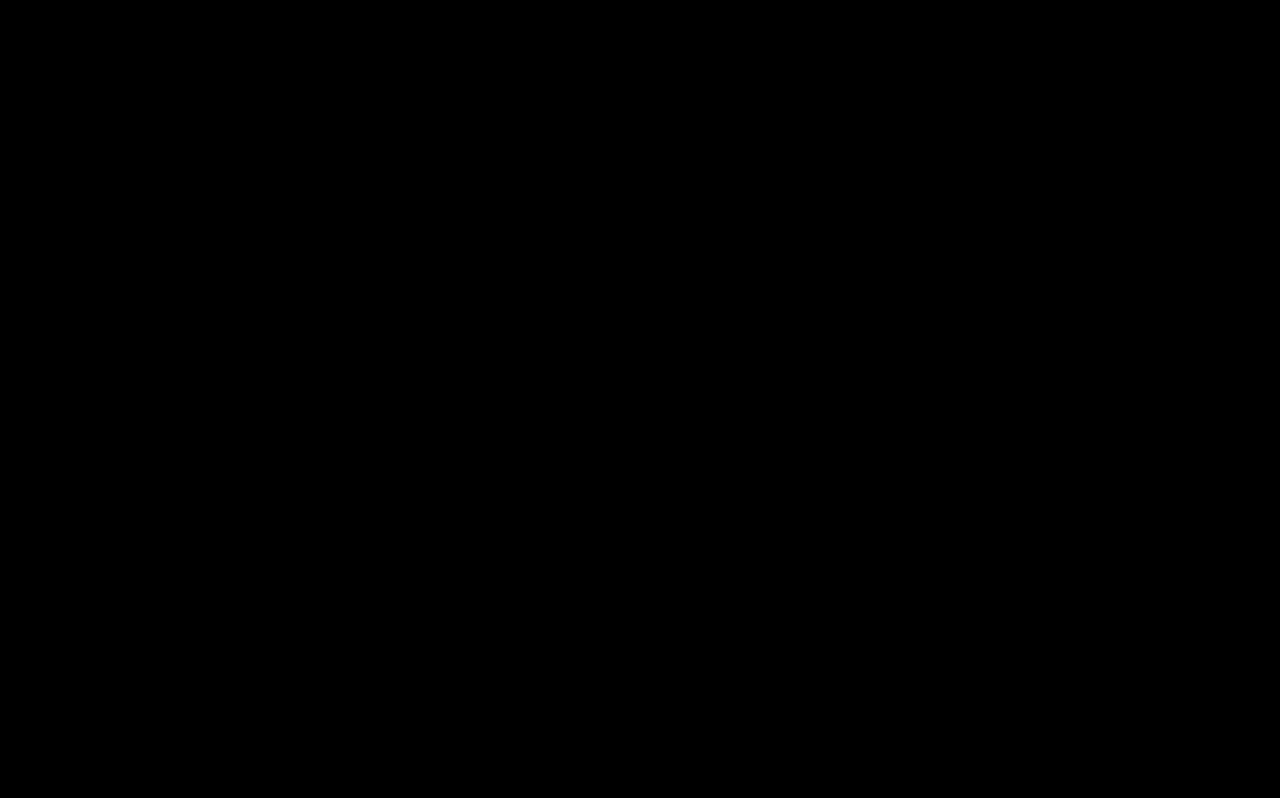
<file: product4 purchase.html>
<!DOCTYPE html>
<html lang="en">
<head>
    <meta charset="UTF-8">
    <meta name="viewport" content="width=device-width, initial-scale=1.0">
    <title>Cherry Aftershave Purchase</title>
    <link rel = 'stylesheet' href = 'product4 purchase.css'>
    <link rel = icon type = 'image/JPG' href = 'pictures/favicon.jpeg'>
    <link href="https://fonts.googleapis.com/css2?family=Rubik+Wet+Paint&display=swap" rel="stylesheet">
    <link href="https://fonts.googleapis.com/css2?family=Special+Gothic+Expanded+One&display=swap" rel="stylesheet">
</head>

<body style="background-color: black;">

    <div class="top-bar">
        <a href='index.html'>
            <img class='home-link' src="pictures/logo.JPG">
        </a>
        <div class="nav-links">
            <a class='bar-link1' href='products.html'>Products</a>

        </div>
    </div>

    <img class = "logo" src = "pictures/logo.JPG">

    <iframe class = purchase src="https://square.link/u/5EEHdMyZ" style="border:0px #ffffff none;" name="myiFrame" scrolling="no" frameborder="1" marginheight="0px" marginwidth="0px" height="400px" width="600px" allowfullscreen></iframe>

</body>
</html>
</file>
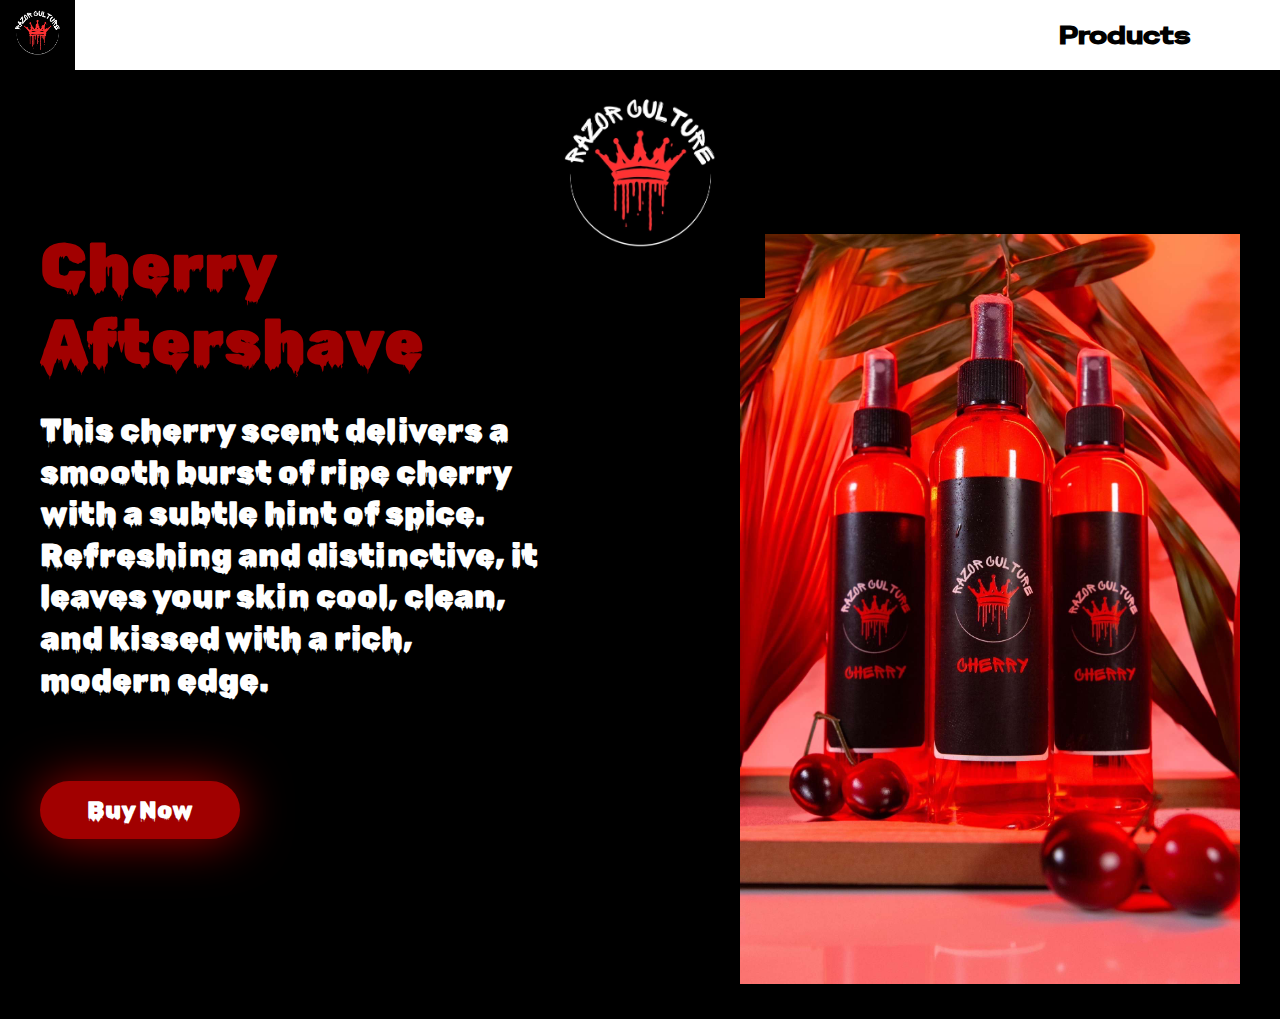
<file: product4.html>
<!DOCTYPE html>
<html lang="en">
<head>
    <meta charset="UTF-8">
    <meta name="viewport" content="width=device-width, initial-scale=1.0">
    <title>Cherry Aftershave</title>
    <link rel = 'stylesheet' href = 'product4.css'>
    <link rel = icon type = 'image/JPG' href = 'pictures/favicon.jpeg'>
    <link href="https://fonts.googleapis.com/css2?family=Rubik+Wet+Paint&display=swap" rel="stylesheet">
    <link href="https://fonts.googleapis.com/css2?family=Special+Gothic+Expanded+One&display=swap" rel="stylesheet">
</head>

<body style="background-color: black;">

    <div class="top-bar">
        <a href='index.html'>
            <img class='home-link' src="pictures/logo.JPG">
        </a>
        <div class="nav-links">
            <a class='bar-link1' href='products.html'>Products</a>

        </div>
    </div>

    <img class = "logo" src = "pictures/logo.JPG">

    <div class="product-container">
        <div class="product-text-container">
            <div class="product-name">Cherry<br>Aftershave</div>
            <div class="product-description">
                This cherry scent delivers a smooth burst of ripe cherry with a subtle hint of spice. Refreshing and distinctive, it leaves your skin cool, clean, and kissed with a rich, modern edge.
            </div>
            <a href = 'product4 purchase.html'>
                <button class="buy-now-btn">Buy Now</button>
            </a>
        </div>
        <img class='product-img' src='pictures/product4.jpeg'>
    </div>

</body>
</html>
</file>
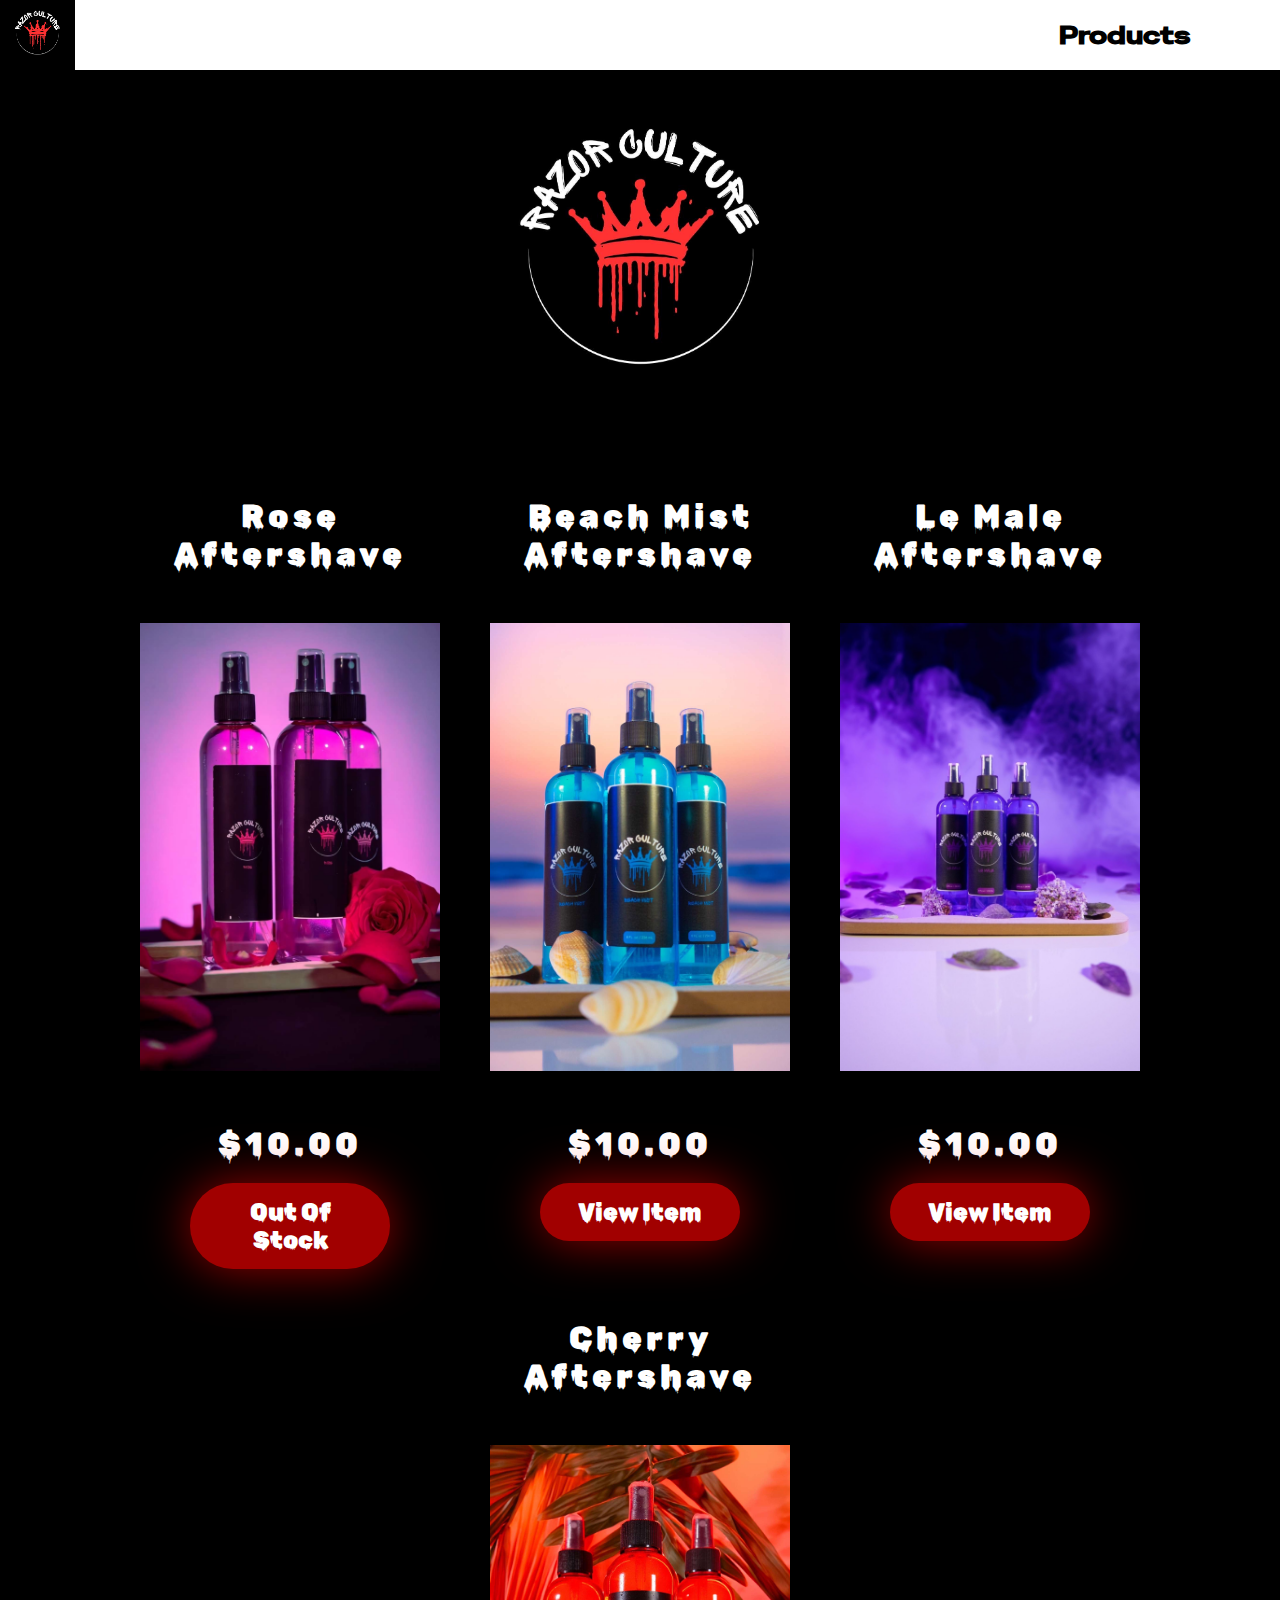
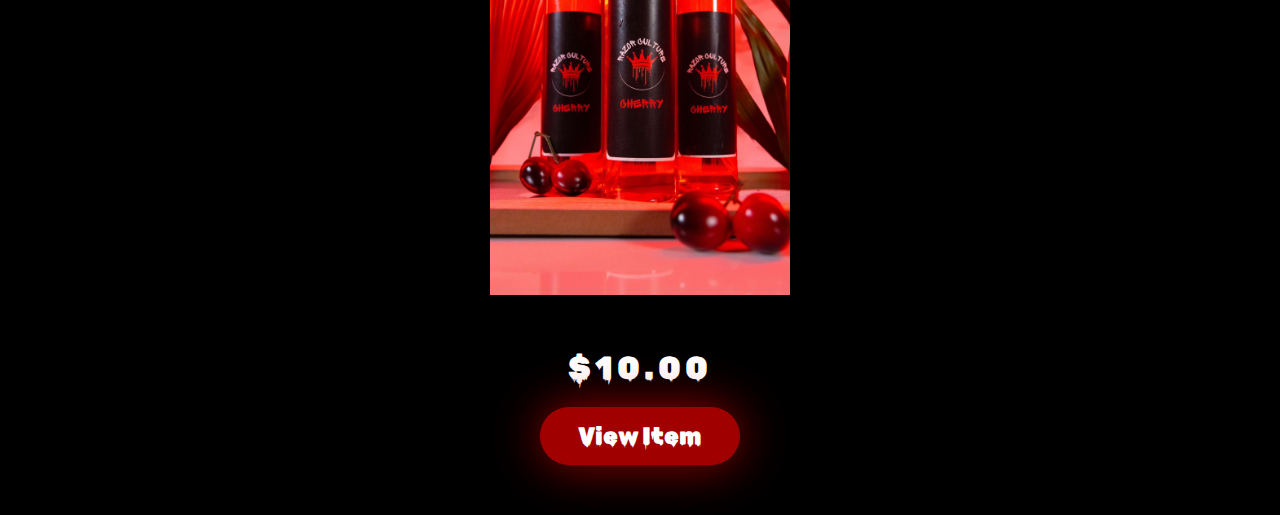
<file: products.html>
<!DOCTYPE html>
<html lang="en">
<head>
    <meta charset="UTF-8">
    <meta name="viewport" content="width=device-width, initial-scale=1.0">
    <title>Razor Culture</title>
    <link rel="stylesheet" href="products style.css">
    <link rel = icon type = 'image/JPG' href = 'pictures/favicon.jpeg'>
    <link href="https://fonts.googleapis.com/css2?family=Rubik+Wet+Paint&display=swap" rel="stylesheet">
    <link href="https://fonts.googleapis.com/css2?family=Special+Gothic+Expanded+One&display=swap" rel="stylesheet">
</head>

<body style="background-color: black;">
    
    <div class="top-bar">
        <a href='index.html'>
            <img class='home-link' src="pictures/logo.JPG">
        </a>
        <div class="nav-links">
            <a class='bar-link1' href='products.html'>Products</a>

        </div>
    </div>

    <img class="logo" src="pictures/logo.JPG">

    <div class="products-container">
        <div class="product-item">
            <div class="product-label">Rose<br>Aftershave</div>
            <a href = 'product1.html'>
                <img class="product-img" src='pictures/product1.jpeg'>
            </a>
            <div class="product-price">$10.00</div>
            <a href = 'product1.html'>
                <button class="view-item">Out Of Stock</button>
            </a>
        </div>
        <div class="product-item">
            <div class="product-label">Beach Mist<br>Aftershave</div>
            <a href = 'product2.html'>
                <img class="product-img" src='pictures/product2.jpeg'>
            </a>
            <div class="product-price">$10.00</div>
            <a href = 'product2.html'>
                <button class="view-item">View Item</button>
            </a>
        </div>
        <div class="product-item">
            <div class="product-label">Le Male<br>Aftershave</div>
            <a href = 'product3.html'>
                <img class="product-img" src='pictures/product3.jpeg'>
            </a>
            <div class="product-price">$10.00</div>
            <a href = 'product3.html'>
                <button class="view-item">View Item</button>
            </a>
        </div>
        <div class="product-item">
            <div class="product-label">Cherry<br>Aftershave</div>
            <a href = 'product4.html'>
                <img class="product-img" src='pictures/product4.jpeg'>
            </a>
            <div class="product-price">$10.00</div>
            <a href = 'product4.html'>
                <button class="view-item">View Item</button>
            </a>
        </div>
    </div>

</body>
</html>
</file>
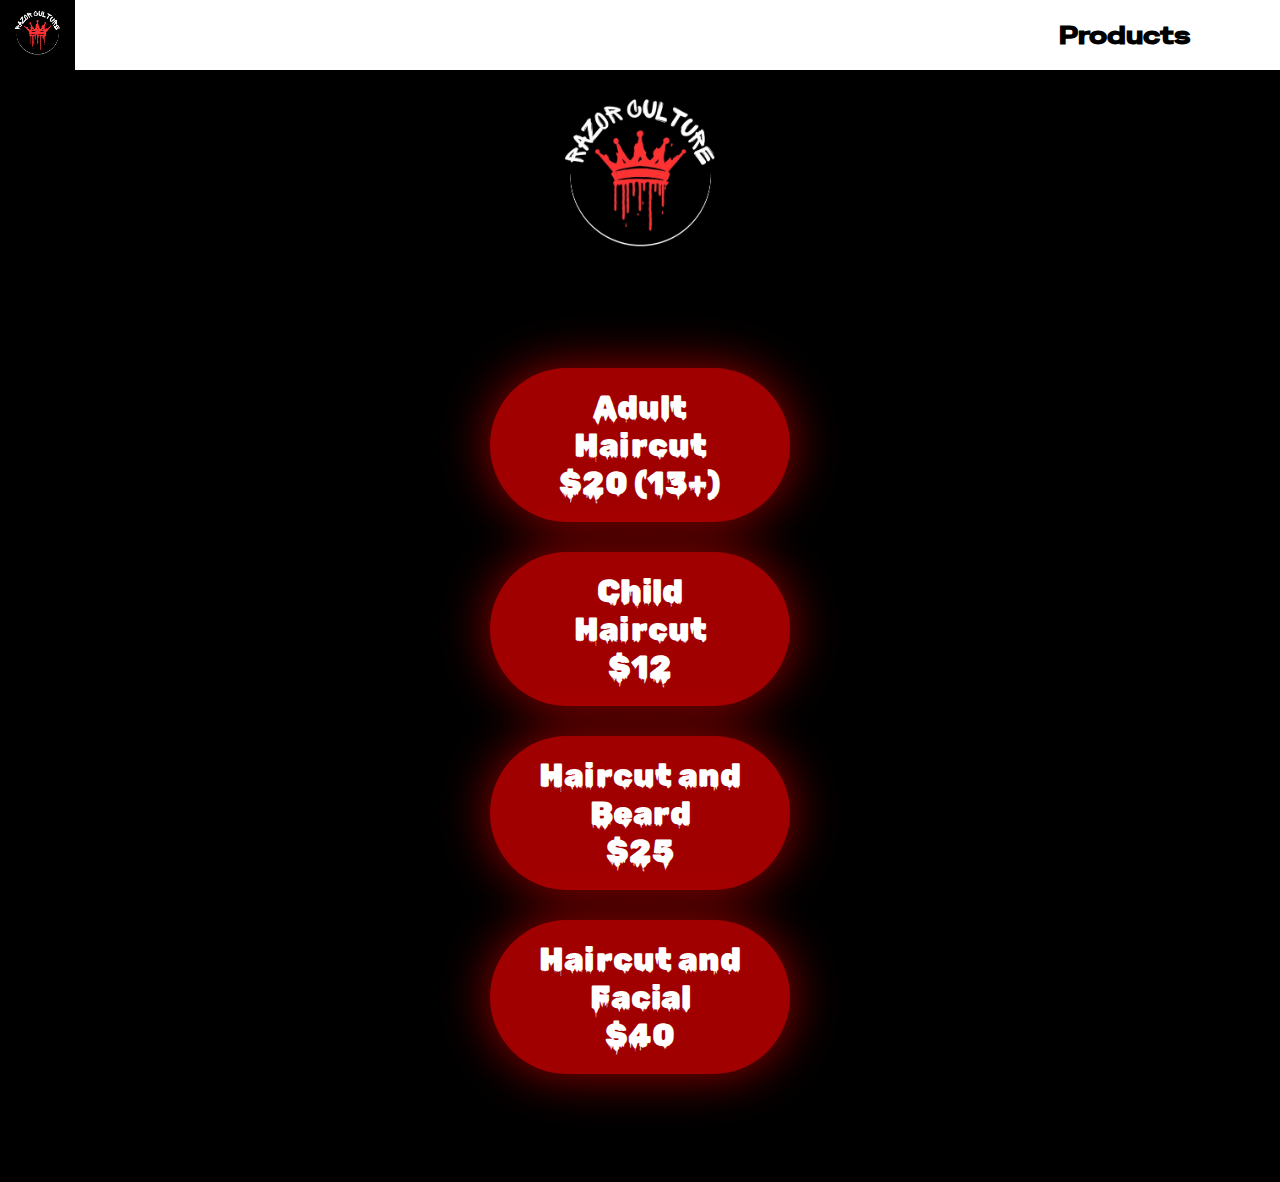
<file: scheduling.html>
<!DOCTYPE html>
<html lang="en">
<head>
    <meta charset="UTF-8">
    <meta name="viewport" content="width=device-width, initial-scale=1.0">
    <title>Razor Culture</title>
    <link rel="stylesheet" href="scheduling.css">
    <link rel = icon type = 'image/JPG' href = 'pictures/favicon.jpeg'>
    <link href="https://fonts.googleapis.com/css2?family=Rubik+Wet+Paint&display=swap" rel="stylesheet">
    <link href="https://fonts.googleapis.com/css2?family=Special+Gothic+Expanded+One&display=swap" rel="stylesheet">
</head>

<body style="background-color: black;">

    <div class="top-bar">
        <a href='index.html'>
            <img class='home-link' src="pictures/logo.JPG">
        </a>
        <div class="nav-links">
            <a class='bar-link1' href='products.html'>Products</a>

        </div>
    </div>

    <img class = logo src = "pictures/logo.JPG">

    <div class = buttons>
        <a href = 'adult haircut.html'>
            <button class= 'adult-haircut'>Adult Haircut<br>$20 (13+)</button>
        </a>
        <a href = 'child haircut.html'>
            <button class= 'child-haircut'>Child Haircut<br>$12</button>
        </a>
        <a href = 'haircut and beard.html'>
            <button class= 'haircut-and-beard'>Haircut and Beard<br>$25</button>
        </a>
        <a href = 'haircut and facial.html'>
            <button class= 'haircut-and-facial'>Haircut and Facial<br>$40</button>
        </a>

    </div>

</body>
</html>
</file>
<file: home style.css>
.top-bar {
    position: fixed;
    top: 0;
    left: 0;
    width: 100%;
    height: 70px;
    background-color: white;
    z-index: 1000;
    display: flex;
    align-items: center;
}

.home-link {
    width: 75px;
}

.nav-links {
    display: flex;
    gap: 10px;
    margin-left: auto;
}

.bar-link1, .bar-link2 {
    color: black;
    padding: 10px 15px;
    text-decoration: none;
    font-weight: bold;
    border-radius: 5px;
    font-size: 1.5rem;
    font-family: 'Special Gothic Expanded One';
    white-space: nowrap;
    margin-right: 75px;
}

.bar-link1:hover, .bar-link2:hover {
    background-color: #c0c0c0;
}

.logo {
    width: 400px;
    display: block;
    margin: 50px auto 0 auto;
    position: relative;
    z-index: 2;
}

.social-media {
    display: flex;
    justify-content: center;
    flex-wrap: wrap;
    gap: 50px;
    margin: 20px 20px;
    margin-bottom: 70px;
}

.social-media img {
    width: 90px;
}

.excut-container {
    display: flex;
    justify-content: center;
    flex-wrap: wrap;
    gap: 30px;
    margin: 20px 20px;
}

.excut1, .excut2, .excut3, .excut4 {
    max-width: 250px;
    width: 100%;
    border-radius: 50px;
    margin-top: 50px;
}

.about-area {
    background-color: white;
    padding: 40px 20px;
    margin-top: 50px;
}

.about-content {
    max-width: 1000px;
    margin: 0 auto;
}

.abt-us-title {
    font-family: 'Special Gothic Expanded One', sans-serif;
    font-size: 2rem;
    color: black;
    margin-bottom: 20px;
    text-align: center;
}

.abt-us-pg {
    font-family: Arial, sans-serif;
    font-size: 1rem;
    line-height: 1.6;
    color: black;
    padding: 0 10px;
}

@media (max-width: 1200px) {
    .about-area {
        padding: 60px 50px;
    }
}

@media (max-width: 992px) { 
    .social-media {
        gap: 40px;
    }
    
    .excut-container {
        gap: 40px;
    }
    
    .about-area {
        padding: 50px 40px;
    }
    
    .abt-us-title {
        font-size: 1.8rem;
    }
}

@media (max-width: 768px) {
    .social-media img {
        width: 85px;
    }
    
    .excut1, .excut2, .excut3, .excut4 {
        max-width: 200px;
    }
    
    .about-area {
        padding: 40px 30px;
    }
    
    .abt-us-title {
        font-size: 1.6rem;
    }
    
    .abt-us-pg {
        font-size: 0.9rem;
    }
    
    .bar-link1, .bar-link2 {
        font-size: 1.3rem;
        margin-right: 20px;
    }
}

@media (max-width: 576px) {
    .social-media {
        gap: 30px;
    }
    
    .social-media img {
        width: 75px;
    }
    
    .excut-container {
        gap: 20px;
    }
    
    .excut1, .excut2, .excut3, .excut4 {
        max-width: 180px;
    }
    
    .about-area {
        padding: 30px 20px;
    }
    
    .abt-us-title {
        font-size: 1.4rem;
    }
    
    .abt-us-pg {
        font-size: 0.8rem;
    }
}

@media (max-width: 400px) {
    .social-media {
        gap: 20px;
    }
    
    .excut1, .excut2, .excut3, .excut4 {
        max-width: 150px;
    }
    
    .bar-link1, .bar-link2 {
        font-size: 1.1rem;
        padding: 8px 12px;
        margin-right: 10px;
    }
}
</file>
<file: adult haircut.css>
.top-bar {
    position: fixed;
    top: 0;
    left: 0;
    width: 100%;
    height: 70px;
    background-color: white;
    z-index: 1000;
    display: flex;
    align-items: center;
}

.home-link {
    width: 75px;
}

.nav-links {
    display: flex;
    gap: 10px;
    margin-left: auto;
}

.bar-link1, .bar-link2 {
    color: black;
    padding: 10px 15px;
    text-decoration: none;
    font-weight: bold;
    border-radius: 5px;
    font-size: 1.5rem;
    font-family: 'Special Gothic Expanded One';
    white-space: nowrap;
    margin-right: 75px;
}

.bar-link1:hover, .bar-link2:hover {
    background-color: #c0c0c0;
}

.logo {
    width: 250px;
    display: block;
    margin: 50px auto 0;
    margin-bottom: -100px;
    position: relative;
    z-index: 2;
}

.booking {
    display: flex;
    justify-content: center;
    align-items: center;
    margin: 110px auto;
    width: 100%;
    height: 1500px;
}

@media (max-width: 768px) {
    .bar-link1, .bar-link2 {
        font-size: 1.3rem;
        margin-right: 20px;
    }
}

@media (max-width: 400px) {
    .bar-link1, .bar-link2 {
        font-size: 1.1rem;
        padding: 8px 12px;
        margin-right: 10px;
    }
}
</file>
<file: child haircut.css>
.top-bar {
    position: fixed;
    top: 0;
    left: 0;
    width: 100%;
    height: 70px;
    background-color: white;
    z-index: 1000;
    display: flex;
    align-items: center;
}

.home-link {
    width: 75px;
}

.nav-links {
    display: flex;
    gap: 10px;
    margin-left: auto;
}

.bar-link1, .bar-link2 {
    color: black;
    padding: 10px 15px;
    text-decoration: none;
    font-weight: bold;
    border-radius: 5px;
    font-size: 1.5rem;
    font-family: 'Special Gothic Expanded One';
    white-space: nowrap;
    margin-right: 75px;
}

.bar-link1:hover, .bar-link2:hover {
    background-color: #c0c0c0;
}

.logo {
    width: 250px;
    display: block;
    margin: 50px auto 0;
    margin-bottom: -100px;
    position: relative;
    z-index: 2;
}

.booking {
    display: flex;
    justify-content: center;
    align-items: center;
    margin: 110px auto;
    width: 100%;
    height: 1500px;
}

@media (max-width: 768px) {
    .bar-link1, .bar-link2 {
        font-size: 1.3rem;
        margin-right: 20px;
    }
}

@media (max-width: 400px) {
    .bar-link1, .bar-link2 {
        font-size: 1.1rem;
        padding: 8px 12px;
        margin-right: 10px;
    }
}
</file>
<file: haircut and beard.css>
.top-bar {
    position: fixed;
    top: 0;
    left: 0;
    width: 100%;
    height: 70px;
    background-color: white;
    z-index: 1000;
    display: flex;
    align-items: center;
}

.home-link {
    width: 75px;
}

.nav-links {
    display: flex;
    gap: 10px;
    margin-left: auto;
}

.bar-link1, .bar-link2 {
    color: black;
    padding: 10px 15px;
    text-decoration: none;
    font-weight: bold;
    border-radius: 5px;
    font-size: 1.5rem;
    font-family: 'Special Gothic Expanded One';
    white-space: nowrap;
    margin-right: 75px;
}

.bar-link1:hover, .bar-link2:hover {
    background-color: #c0c0c0;
}

.logo {
    width: 250px;
    display: block;
    margin: 50px auto 0;
    margin-bottom: -100px;
    position: relative;
    z-index: 2;
}

.booking {
    display: flex;
    justify-content: center;
    align-items: center;
    margin: 110px auto;
    width: 100%;
    height: 1500px;
}

@media (max-width: 768px) {
    .bar-link1, .bar-link2 {
        font-size: 1.3rem;
        margin-right: 20px;
    }
}

@media (max-width: 400px) {
    .bar-link1, .bar-link2 {
        font-size: 1.1rem;
        padding: 8px 12px;
        margin-right: 10px;
    }
}
</file>
<file: haircut and facial.css>
.top-bar {
    position: fixed;
    top: 0;
    left: 0;
    width: 100%;
    height: 70px;
    background-color: white;
    z-index: 1000;
    display: flex;
    align-items: center;
}

.home-link {
    width: 75px;
}

.nav-links {
    display: flex;
    gap: 10px;
    margin-left: auto;
}

.bar-link1, .bar-link2 {
    color: black;
    padding: 10px 15px;
    text-decoration: none;
    font-weight: bold;
    border-radius: 5px;
    font-size: 1.5rem;
    font-family: 'Special Gothic Expanded One';
    white-space: nowrap;
    margin-right: 75px;
}

.bar-link1:hover, .bar-link2:hover {
    background-color: #c0c0c0;
}

.logo {
    width: 250px;
    display: block;
    margin: 50px auto 0;
    margin-bottom: -100px;
    position: relative;
    z-index: 2;
}

.booking {
    display: flex;
    justify-content: center;
    align-items: center;
    margin: 110px auto;
    width: 100%;
    height: 1500px;
}

@media (max-width: 768px) {
    .bar-link1, .bar-link2 {
        font-size: 1.3rem;
        margin-right: 20px;
    }
}

@media (max-width: 400px) {
    .bar-link1, .bar-link2 {
        font-size: 1.1rem;
        padding: 8px 12px;
        margin-right: 10px;
    }
}
</file>
<file: product1 purchase.css>
.top-bar {
    position: fixed;
    top: 0;
    left: 0;
    width: 100%;
    height: 70px;
    background-color: white;
    z-index: 1000;
    display: flex;
    align-items: center;
}

.home-link {
    width: 75px;
}

.nav-links {
    display: flex;
    gap: 10px;
    margin-left: auto;
}

.bar-link1, .bar-link2 {
    color: black;
    padding: 10px 15px;
    text-decoration: none;
    font-weight: bold;
    border-radius: 5px;
    font-size: 1.5rem;
    font-family: 'Special Gothic Expanded One';
    white-space: nowrap;
    margin-right: 75px
}

.bar-link1:hover, .bar-link2:hover {
    background-color: #c0c0c0;
}

.logo {
    width: 250px;
    display: block;
    margin: 50px auto 0;
    margin-bottom: -100px;
    position: relative;
    z-index: 2;
}

.purchase {
    width: 1000px;
    height: 2000px;
    display: block;
    margin: 0 auto;
    margin-top: 100px;
    margin-bottom: 100px;
}
</file>
<file: product1.css>
.top-bar {
    position: fixed;
    top: 0;
    left: 0;
    width: 100%;
    height: 70px;
    background-color: white;
    z-index: 1000;
    display: flex;
    align-items: center;
}

.home-link {
    width: 75px;
}

.nav-links {
    display: flex;
    gap: 10px;
    margin-left: auto;
}

.bar-link1, .bar-link2 {
    color: black;
    padding: 10px 15px;
    text-decoration: none;
    font-weight: bold;
    border-radius: 5px;
    font-size: 1.5rem;
    font-family: 'Special Gothic Expanded One';
    white-space: nowrap;
    margin-right: 75px
}

.bar-link1:hover, .bar-link2:hover {
    background-color: #c0c0c0;
}

.logo {
    width: 250px;
    display: block;
    margin: 100px auto 50px;
    position: relative;
    z-index: 2;
}

.product-container {
    display: flex;
    flex-wrap: wrap;
    align-items: center;
    justify-content: center;
    margin: 30px auto;
    gap: 50px;
    max-width: 1400px;
    padding: 0 20px;
}

.product-text-container {
    display: flex;
    flex-direction: column;
    align-items: flex-start;
    max-width: 600px;
    margin: 0;
}

.product-img {
    width: 100%;
    max-width: 500px;
    height: auto;
}

.product-name {
    color: rgb(161, 0, 0);
    font-family: 'Rubik Wet Paint', sans-serif;
    font-size: 4rem;
    margin-bottom: 30px;
    white-space: nowrap;
}

.product-description {
    color: rgb(255, 255, 255);
    font-family: 'Rubik Wet Paint', sans-serif;
    font-size: 2rem;
    max-width: 500px;
    white-space: normal;
    line-height: 1.3;
    margin-bottom: 50px;
}

.buy-now-btn {
    font-size: 1.5rem;
    font-family: 'Rubik Wet Paint';
    color: white;
    background-color: rgb(161, 0, 0);
    border: none;
    border-radius: 100px;
    padding: 15px 30px;
    box-shadow: 0 0 50px rgba(255, 0, 0, 0.6);
    cursor: pointer;
    transition: all .15s ease;
    width: 200px;
    margin-bottom: 50px;
}

.buy-now-btn:hover {
    background-color: rgb(200, 0, 0);
    box-shadow: 0 0 60px rgba(255, 50, 50, 0.8);
    transform: scale(1.02);
}

.buy-now-btn:active {
    transform: scale(0.98);
    box-shadow: 0 0 40px rgba(255, 0, 0, 0.9);
}

@media (max-width: 1200px) {
    .product-container {
        gap: 50px;
    }
    
    .product-text-container {
        margin-right: 50px;
    }
}

@media (max-width: 992px) {
    .product-container {
        flex-direction: column;
        gap: 50px;
    }
    
    .product-text-container {
        margin-right: 0;
        align-items: center;
        text-align: center;
    }
    
    .product-name {
        white-space: normal;
        text-align: center;
    }

    .buy-now-btn {
        margin-bottom: 100px;
    }
}

@media (max-width: 768px) {
    .product-name {
        font-size: 3.5rem;
    }
    
    .product-description {
        font-size: 1.8rem;
        margin-bottom: 60px;
    }
    
    .buy-now-btn {
        margin-bottom: 80px;
    }
}

@media (max-width: 576px) {
    .product-name {
        font-size: 3rem;
        margin-bottom: 20px;
    }
    
    .product-description {
        font-size: 1.6rem;
        margin-bottom: 40px;
    }
    
    .buy-now-btn {
        font-size: 1.3rem;
        padding: 12px 25px;
        margin-bottom: 60px;
    }
    
    .bar-link1, .bar-link2 {
        font-size: 1.3rem;
        margin-right: 20px;
    }
}

@media (max-width: 400px) {
    .product-name {
        font-size: 2.5rem;
    }
    
    .product-description {
        font-size: 1.4rem;
    }
    
    .buy-now-btn {
        width: 180px;
    }
}
</file>
<file: product2 purchase.css>
.top-bar {
    position: fixed;
    top: 0;
    left: 0;
    width: 100%;
    height: 70px;
    background-color: white;
    z-index: 1000;
    display: flex;
    align-items: center;
}

.home-link {
    width: 75px;
}

.nav-links {
    display: flex;
    gap: 10px;
    margin-left: auto;
}

.bar-link1, .bar-link2 {
    color: black;
    padding: 10px 15px;
    text-decoration: none;
    font-weight: bold;
    border-radius: 5px;
    font-size: 1.5rem;
    font-family: 'Special Gothic Expanded One';
    white-space: nowrap;
    margin-right: 75px
}

.bar-link1:hover, .bar-link2:hover {
    background-color: #c0c0c0;
}

.logo {
    width: 250px;
    display: block;
    margin: 50px auto 0;
    margin-bottom: -100px;
    position: relative;
    z-index: 2;
}

.purchase {
    width: 1000px;
    height: 2000px;
    display: block;
    margin: 0 auto;
    margin-top: 100px;
    margin-bottom: 100px;
}
</file>
<file: product2.css>
.top-bar {
    position: fixed;
    top: 0;
    left: 0;
    width: 100%;
    height: 70px;
    background-color: white;
    z-index: 1000;
    display: flex;
    align-items: center;
}

.home-link {
    width: 75px;
}

.nav-links {
    display: flex;
    gap: 10px;
    margin-left: auto;
}

.bar-link1, .bar-link2 {
    color: black;
    padding: 10px 15px;
    text-decoration: none;
    font-weight: bold;
    border-radius: 5px;
    font-size: 1.5rem;
    font-family: 'Special Gothic Expanded One';
    white-space: nowrap;
    margin-right: 75px
}

.bar-link1:hover, .bar-link2:hover {
    background-color: #c0c0c0;
}

.logo {
    width: 250px;
    display: block;
    margin: 50px auto 0;
    margin-bottom: -100px;
    position: relative;
    z-index: 2;
}

.product-container {
    display: flex;
    align-items: center;
    justify-content: center;
    margin: 30px auto;
    gap: 100px;
    max-width: 1400px;
}

.product-text-container {
    display: flex;
    flex-direction: column;
    align-items: flex-start;
    margin-right: 100px;
}

.product-img {
    width: 500px;
}

.product-name {
    color: rgb(161, 0, 0);
    font-family: 'Rubik Wet Paint', sans-serif;
    font-size: 4rem;
    margin-bottom: 30px;
    white-space: nowrap;
}

.product-description {
    color: rgb(255, 255, 255);
    font-family: 'Rubik Wet Paint', sans-serif;
    font-size: 2rem;
    max-width: 500px;
    white-space: normal;
    line-height: 1.3;
    margin-bottom: 80px
}

.buy-now-btn {
    font-size: 1.5rem;
    font-family: 'Rubik Wet Paint';
    color: white;
    background-color: rgb(161, 0, 0);
    border: none;
    border-radius: 100px;
    padding: 15px 30px;
    box-shadow: 0 0 50px rgba(255, 0, 0, 0.6);
    cursor: pointer;
    transition: all .15s ease;
    width: 200px;
    margin-bottom: 150px;
}

.buy-now-btn:hover {
    background-color: rgb(200, 0, 0);
    box-shadow: 0 0 60px rgba(255, 50, 50, 0.8);
    transform: scale(1.02);
}

.buy-now-btn:active {
    transform: scale(0.98);
    box-shadow: 0 0 40px rgba(255, 0, 0, 0.9);
}
</file>
<file: product3 purchase.css>
.top-bar {
    position: fixed;
    top: 0;
    left: 0;
    width: 100%;
    height: 70px;
    background-color: white;
    z-index: 1000;
    display: flex;
    align-items: center;
}

.home-link {
    width: 75px;
}

.nav-links {
    display: flex;
    gap: 10px;
    margin-left: auto;
}

.bar-link1, .bar-link2 {
    color: black;
    padding: 10px 15px;
    text-decoration: none;
    font-weight: bold;
    border-radius: 5px;
    font-size: 1.5rem;
    font-family: 'Special Gothic Expanded One';
    white-space: nowrap;
    margin-right: 75px
}

.bar-link1:hover, .bar-link2:hover {
    background-color: #c0c0c0;
}

.logo {
    width: 250px;
    display: block;
    margin: 50px auto 0;
    margin-bottom: -100px;
    position: relative;
    z-index: 2;
}

.purchase {
    width: 1000px;
    height: 2000px;
    display: block;
    margin: 0 auto;
    margin-top: 100px;
    margin-bottom: 100px;
}
</file>
<file: product3.css>
.top-bar {
    position: fixed;
    top: 0;
    left: 0;
    width: 100%;
    height: 70px;
    background-color: white;
    z-index: 1000;
    display: flex;
    align-items: center;
}

.home-link {
    width: 75px;
}

.nav-links {
    display: flex;
    gap: 10px;
    margin-left: auto;
}

.bar-link1, .bar-link2 {
    color: black;
    padding: 10px 15px;
    text-decoration: none;
    font-weight: bold;
    border-radius: 5px;
    font-size: 1.5rem;
    font-family: 'Special Gothic Expanded One';
    white-space: nowrap;
    margin-right: 75px;
}

.bar-link1:hover, .bar-link2:hover {
    background-color: #c0c0c0;
}

.logo {
    width: 250px;
    display: block;
    margin: 50px auto 30px;
    position: relative;
    z-index: 2;
}

.product-container {
    display: flex;
    flex-wrap: wrap;
    align-items: center;
    justify-content: center;
    margin: 30px auto;
    gap: 50px;
    max-width: 1400px;
    padding: 0 20px;
}

.product-text-container {
    display: flex;
    flex-direction: column;
    align-items: flex-start;
    margin-right: 0;
    text-align: left;
}

.product-img {
    width: 100%;
    max-width: 500px;
    height: auto;
}

.product-name {
    color: rgb(161, 0, 0);
    font-family: 'Rubik Wet Paint', sans-serif;
    font-size: 4rem;
    margin-bottom: 30px;
    white-space: nowrap;
}

.product-description {
    color: rgb(255, 255, 255);
    font-family: 'Rubik Wet Paint', sans-serif;
    font-size: 2rem;
    max-width: 500px;
    white-space: normal;
    line-height: 1.3;
    margin-bottom: 40px;
}

.buy-now-btn {
    font-size: 1.5rem;
    font-family: 'Rubik Wet Paint';
    color: white;
    background-color: rgb(161, 0, 0);
    border: none;
    border-radius: 100px;
    padding: 15px 30px;
    box-shadow: 0 0 50px rgba(255, 0, 0, 0.6);
    cursor: pointer;
    transition: all .15s ease;
    width: 200px;
    margin-bottom: 50px;
}

.buy-now-btn:hover {
    background-color: rgb(200, 0, 0);
    box-shadow: 0 0 60px rgba(255, 50, 50, 0.8);
    transform: scale(1.02);
}

.buy-now-btn:active {
    transform: scale(0.98);
    box-shadow: 0 0 40px rgba(255, 0, 0, 0.9);
}

/* Responsive adjustments */
@media (max-width: 1200px) {
    .product-container {
        gap: 30px;
    }
    
    .product-text-container {
        align-items: center;
        text-align: center;
    }
    
    .product-name {
        white-space: normal;
        text-align: center;
    }
}

@media (max-width: 768px) {
    .logo {
        width: 200px;
        margin: 70px auto 20px;
    }
    
    .product-name {
        font-size: 3.5rem;
        margin-bottom: 20px;
    }
    
    .product-description {
        font-size: 1.8rem;
        margin-bottom: 30px;
    }
    
    .buy-now-btn {
        margin-bottom: 30px;
    }
}

@media (max-width: 480px) {
    .product-name {
        font-size: 3rem;
    }
    
    .product-description {
        font-size: 1.5rem;
    }
    
    .buy-now-btn {
        font-size: 1.3rem;
        padding: 12px 25px;
        width: 180px;
    }
}
</file>
<file: product4 purchase.css>
.top-bar {
    position: fixed;
    top: 0;
    left: 0;
    width: 100%;
    height: 70px;
    background-color: white;
    z-index: 1000;
    display: flex;
    align-items: center;
}

.home-link {
    width: 75px;
}

.nav-links {
    display: flex;
    gap: 10px;
    margin-left: auto;
}

.bar-link1, .bar-link2 {
    color: black;
    padding: 10px 15px;
    text-decoration: none;
    font-weight: bold;
    border-radius: 5px;
    font-size: 1.5rem;
    font-family: 'Special Gothic Expanded One';
    white-space: nowrap;
    margin-right: 75px
}

.bar-link1:hover, .bar-link2:hover {
    background-color: #c0c0c0;
}

.logo {
    width: 250px;
    display: block;
    margin: 50px auto 0;
    margin-bottom: -100px;
    position: relative;
    z-index: 2;
}

.purchase {
    width: 1000px;
    height: 2000px;
    display: block;
    margin: 0 auto;
    margin-top: 100px;
    margin-bottom: 100px;
}
</file>
<file: product4.css>
.top-bar {
    position: fixed;
    top: 0;
    left: 0;
    width: 100%;
    height: 70px;
    background-color: white;
    z-index: 1000;
    display: flex;
    align-items: center;
}

.home-link {
    width: 75px;
}

.nav-links {
    display: flex;
    gap: 10px;
    margin-left: auto;
}

.bar-link1, .bar-link2 {
    color: black;
    padding: 10px 15px;
    text-decoration: none;
    font-weight: bold;
    border-radius: 5px;
    font-size: 1.5rem;
    font-family: 'Special Gothic Expanded One';
    white-space: nowrap;
    margin-right: 75px
}

.bar-link1:hover, .bar-link2:hover {
    background-color: #c0c0c0;
}

.logo {
    width: 250px;
    display: block;
    margin: 50px auto 0;
    margin-bottom: -100px;
    position: relative;
    z-index: 2;
}

.product-container {
    display: flex;
    align-items: center;
    justify-content: center;
    margin: 30px auto;
    gap: 100px;
    max-width: 1400px;
}

.product-text-container {
    display: flex;
    flex-direction: column;
    align-items: flex-start;
    margin-right: 100px;
}

.product-img {
    width: 500px;
}

.product-name {
    color: rgb(161, 0, 0);
    font-family: 'Rubik Wet Paint', sans-serif;
    font-size: 4rem;
    margin-bottom: 30px;
    white-space: nowrap;
}

.product-description {
    color: rgb(255, 255, 255);
    font-family: 'Rubik Wet Paint', sans-serif;
    font-size: 2rem;
    max-width: 500px;
    white-space: normal;
    line-height: 1.3;
    margin-bottom: 80px
}

.buy-now-btn {
    font-size: 1.5rem;
    font-family: 'Rubik Wet Paint';
    color: white;
    background-color: rgb(161, 0, 0);
    border: none;
    border-radius: 100px;
    padding: 15px 30px;
    box-shadow: 0 0 50px rgba(255, 0, 0, 0.6);
    cursor: pointer;
    transition: all .15s ease;
    width: 200px;
    margin-bottom: 150px;
}

.buy-now-btn:hover {
    background-color: rgb(200, 0, 0);
    box-shadow: 0 0 60px rgba(255, 50, 50, 0.8);
    transform: scale(1.02);
}

.buy-now-btn:active {
    transform: scale(0.98);
    box-shadow: 0 0 40px rgba(255, 0, 0, 0.9);
}
</file>
<file: products style.css>
.top-bar {
    position: fixed;
    top: 0;
    left: 0;
    width: 100%;
    height: 70px;
    background-color: white;
    z-index: 1000;
    display: flex;
    align-items: center;
}

.home-link {
    width: 75px;
}

.nav-links {
    display: flex;
    gap: 10px;
    margin-left: auto;
}

.bar-link1, .bar-link2 {
    color: black;
    padding: 10px 15px;
    text-decoration: none;
    font-weight: bold;
    border-radius: 5px;
    font-size: 1.5rem;
    font-family: 'Special Gothic Expanded One';
    white-space: nowrap;
    margin-right: 75px
}

.bar-link1:hover, .bar-link2:hover {
    background-color: #c0c0c0;
}

.logo {
    width: 400px;
    display: block;
    margin: 50px auto 0 auto;
    position: relative;
    z-index: 2;
}

.products-container {
    display: flex;
    flex-wrap: wrap;
    justify-content: center;
    gap: 50px;
    margin: 50px auto;
    max-width: 1400px;
}

.product-label {
    font-family: 'Rubik Wet Paint';
    color: white;
    font-size: 2rem;
    text-align: center;
    letter-spacing: 4px;
}

.product-item {
    display: flex;
    flex-direction: column;
    align-items: center;
}

.product-img {
    width: 300px;
    margin-top: 50px;
    margin-bottom: 50px
}

.product-price {
    font-family: 'Rubik Wet Paint';
    color: white;
    font-size: 2rem;
    text-align: center;
    letter-spacing: 4px;
    margin-bottom: 20px;
}

.view-item {
    font-size: 1.5rem;
    font-family: 'Rubik Wet Paint';
    color: white;
    background-color: rgb(161, 0, 0);
    border: none;
    border-radius: 100px;
    padding: 15px 30px;
    box-shadow: 0 0 50px rgba(255, 0, 0, 0.6);
    cursor: pointer;
    transition: all .15s ease;
    width: 200px;
}

.view-item:hover {
    background-color: rgb(200, 0, 0);
    box-shadow: 0 0 60px rgba(255, 50, 50, 0.8);
    transform: scale(1.02);
}

.view-item:active {
    transform: scale(0.98);
    box-shadow: 0 0 40px rgba(255, 0, 0, 0.9);
}
</file>
<file: scheduling.css>
.top-bar {
    position: fixed;
    top: 0;
    left: 0;
    width: 100%;
    height: 70px;
    background-color: white;
    z-index: 1000;
    display: flex;
    align-items: center;
}

.home-link {
    width: 75px;
}

.nav-links {
    display: flex;
    gap: 10px;
    margin-left: auto;
}

.bar-link1, .bar-link2 {
    color: black;
    padding: 10px 15px;
    text-decoration: none;
    font-weight: bold;
    border-radius: 5px;
    font-size: 1.5rem;
    font-family: 'Special Gothic Expanded One';
    white-space: nowrap;
    margin-right: 75px
}

.bar-link1:hover, .bar-link2:hover {
    background-color: #c0c0c0;
}

.logo {
    width: 250px;
    display: block;
    margin: 50px auto 0;
    position: relative;
    z-index: 2;
    margin-bottom: -30px
}

.buttons {
    display: flex;
    flex-direction: column;
    align-items: center;
    justify-content: center;
    gap: 30px;
    margin-top: 100px;
}

.adult-haircut, .child-haircut, .haircut-and-beard, .haircut-and-facial {
    font-size: 2rem;
    font-family: 'Rubik Wet Paint';
    color: white;
    background-color: rgb(161, 0, 0);
    border: none;
    border-radius: 100px;
    padding: 20px 40px;
    box-shadow: 0 0 50px rgba(255, 0, 0, 0.6);
    cursor: pointer;
    transition: all .15s ease;
    width: 300px;
    margin: 0 auto;
}

.adult-haircut:hover, .child-haircut:hover, .haircut-and-beard:hover, .haircut-and-facial:hover {
    background-color: rgb(200, 0, 0);
    box-shadow: 0 0 60px rgba(255, 50, 50, 0.8);
    transform: scale(1.02);
}

.adult-haircut:active, .child-haircut:active, .haircut-and-beard:active, .haircut-and-facial:active {
    transform: scale(0.98);
    box-shadow: 0 0 40px rgba(255, 0, 0, 0.9);
}

.haircut-and-facial {
    margin-bottom: 100px
}
</file>
